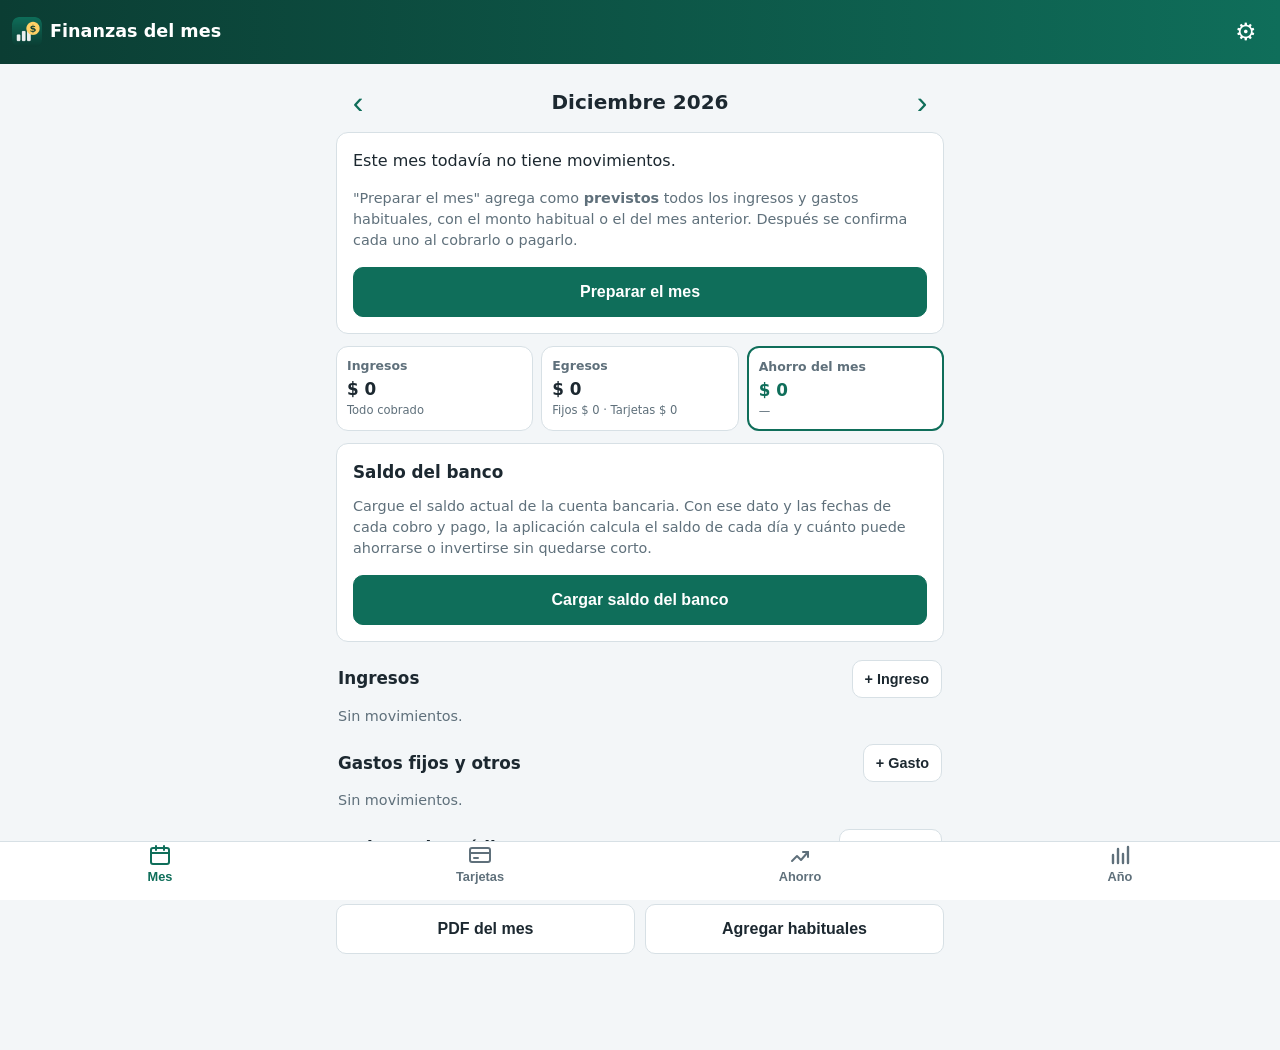
<file: finanzas/index.html>
<!doctype html>
<html lang="es">
<head>
  <meta charset="utf-8">
  <meta name="viewport" content="width=device-width, initial-scale=1, viewport-fit=cover">
  <meta name="theme-color" content="#0b3d33">
  <meta name="apple-mobile-web-app-capable" content="yes">
  <meta name="apple-mobile-web-app-title" content="Finanzas">
  <title>Finanzas familiares</title>
  <link rel="manifest" href="manifest.webmanifest">
  <link rel="icon" href="icons/icon-192.png" type="image/png">
  <link rel="apple-touch-icon" href="icons/apple-touch-icon.png">
  <link rel="stylesheet" href="styles.css">
</head>
<body>
  <header class="topbar">
    <button id="btn-back" class="icon-btn" aria-label="Volver" hidden>&larr;</button>
    <img src="icons/icon-192.png" alt="" class="topbar-logo">
    <h1 id="title">Finanzas</h1>
    <button id="btn-sync" class="icon-btn" aria-label="Sincronizar con Google Drive" hidden>&#9729;</button>
    <button id="btn-settings" class="icon-btn" aria-label="Ajustes">&#9881;</button>
  </header>

  <main id="view"></main>

  <nav id="bottom-nav" aria-label="Secciones">
    <button data-sec="mes">
      <svg viewBox="0 0 24 24" aria-hidden="true"><rect x="3" y="5" width="18" height="16" rx="2" fill="none" stroke="currentColor" stroke-width="2"/><path d="M3 10h18M8 3v4M16 3v4" fill="none" stroke="currentColor" stroke-width="2" stroke-linecap="round"/></svg>
      Mes
    </button>
    <button data-sec="tarjetas">
      <svg viewBox="0 0 24 24" aria-hidden="true"><rect x="2" y="5" width="20" height="14" rx="2" fill="none" stroke="currentColor" stroke-width="2"/><path d="M2 10h20M6 15h4" fill="none" stroke="currentColor" stroke-width="2" stroke-linecap="round"/></svg>
      Tarjetas
    </button>
    <button data-sec="ahorro">
      <svg viewBox="0 0 24 24" aria-hidden="true"><path d="M4 18l5-5 4 4 7-8" fill="none" stroke="currentColor" stroke-width="2" stroke-linecap="round" stroke-linejoin="round"/><path d="M15 9h5v5" fill="none" stroke="currentColor" stroke-width="2" stroke-linecap="round" stroke-linejoin="round"/></svg>
      Ahorro
    </button>
    <button data-sec="anio">
      <svg viewBox="0 0 24 24" aria-hidden="true"><path d="M5 20V12M10 20V6M15 20v-9M20 20V4" fill="none" stroke="currentColor" stroke-width="2.4" stroke-linecap="round"/></svg>
      Año
    </button>
  </nav>

  <div id="toast" role="status" aria-live="polite"></div>

  <script src="lib/jspdf.umd.min.js"></script>
  <script src="lib/jspdf.plugin.autotable.min.js"></script>
  <script src="lib/pdf.min.js"></script>
  <script src="version.js"></script>
  <script src="config.js"></script>
  <script src="datos.js"></script>
  <script src="drive.js"></script>
  <script src="app.js"></script>
  <script src="tarjetas.js"></script>
  <script src="ahorro.js"></script>
  <script src="ajustes.js"></script>
  <script src="main.js"></script>
</body>
</html>
</file>
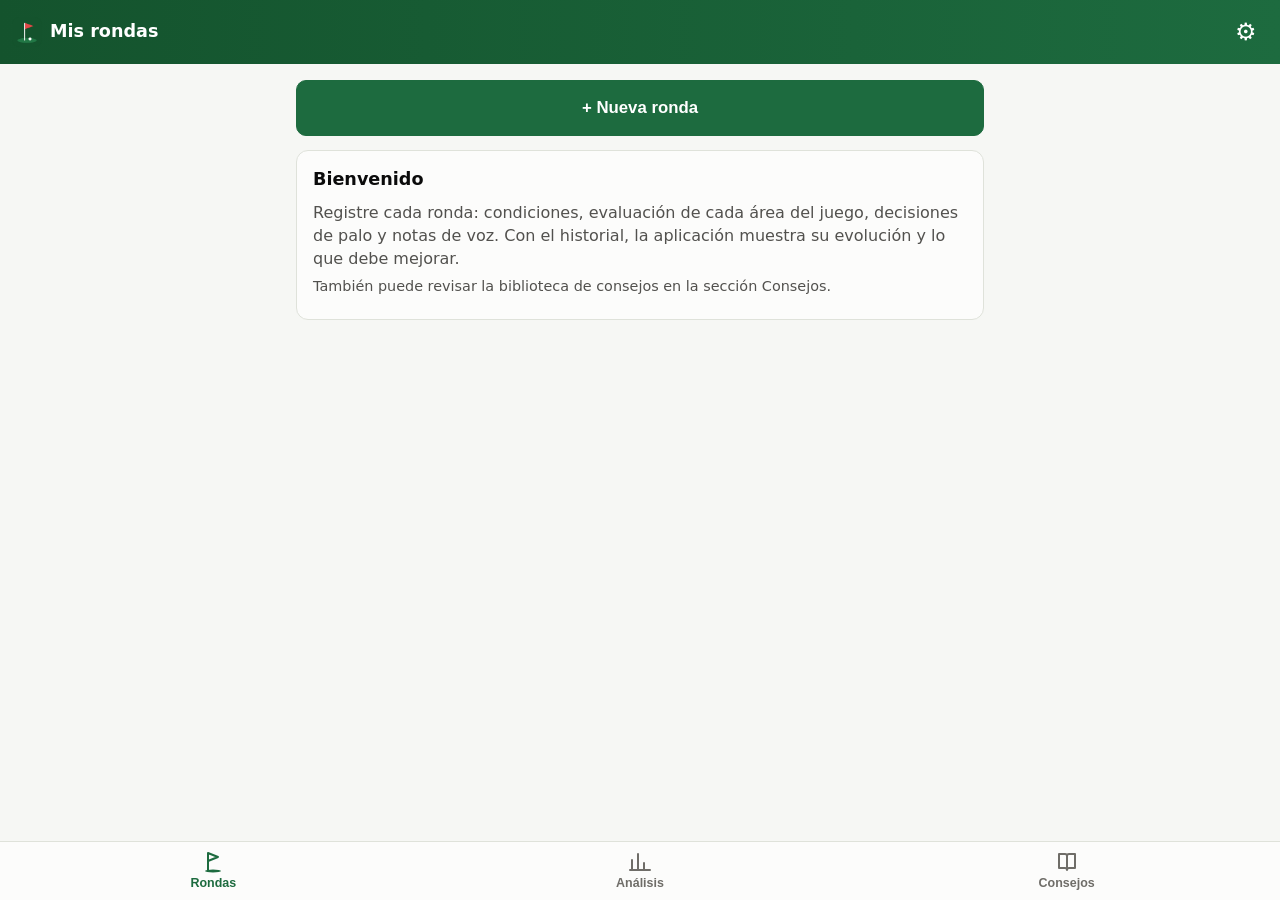
<file: golf/index.html>
<!doctype html>
<html lang="es">
<head>
  <meta charset="utf-8">
  <meta name="viewport" content="width=device-width, initial-scale=1, viewport-fit=cover">
  <meta name="theme-color" content="#14532d">
  <meta name="apple-mobile-web-app-capable" content="yes">
  <meta name="apple-mobile-web-app-title" content="Mi Golf">
  <title>Mi Golf</title>
  <link rel="manifest" href="manifest.webmanifest">
  <link rel="icon" href="icons/icon-192.png" type="image/png">
  <link rel="apple-touch-icon" href="icons/apple-touch-icon.png">
  <link rel="stylesheet" href="styles.css">
</head>
<body>
  <header class="topbar">
    <button id="btn-back" class="icon-btn" aria-label="Volver" hidden>&larr;</button>
    <img src="icons/icon-192.png" alt="" class="topbar-logo">
    <h1 id="title">Mi Golf</h1>
    <button id="btn-sync" class="icon-btn" aria-label="Sincronizar con Google Drive" hidden>&#9729;</button>
    <button id="btn-settings" class="icon-btn" aria-label="Ajustes">&#9881;</button>
  </header>

  <main id="view"></main>

  <nav id="bottom-nav" aria-label="Secciones">
    <button data-sec="rondas">
      <svg viewBox="0 0 24 24" aria-hidden="true"><path d="M7 21V3l10 4-10 4" fill="none" stroke="currentColor" stroke-width="2" stroke-linejoin="round"/><ellipse cx="12" cy="21" rx="8" ry="1.5" fill="currentColor"/></svg>
      Rondas
    </button>
    <button data-sec="analisis">
      <svg viewBox="0 0 24 24" aria-hidden="true"><path d="M4 20V10M10 20V4M16 20v-7M22 20H2" fill="none" stroke="currentColor" stroke-width="2" stroke-linecap="round"/></svg>
      Análisis
    </button>
    <button data-sec="consejos">
      <svg viewBox="0 0 24 24" aria-hidden="true"><path d="M4 4h6a2 2 0 0 1 2 2v14a2 2 0 0 0-2-2H4zM20 4h-6a2 2 0 0 0-2 2v14a2 2 0 0 1 2-2h6z" fill="none" stroke="currentColor" stroke-width="2" stroke-linejoin="round"/></svg>
      Consejos
    </button>
  </nav>

  <div id="toast" role="status" aria-live="polite"></div>

  <script src="version.js"></script>
  <script src="config.js"></script>
  <script src="consejos-base.js"></script>
  <script src="puntaje.js"></script>
  <script src="drive.js"></script>
  <script src="datos.js"></script>
  <script src="graficos.js"></script>
  <script src="audio.js"></script>
  <script src="ia.js"></script>
  <script src="app.js"></script>
  <script src="analisis.js"></script>
  <script src="consejos.js"></script>
  <script src="ajustes.js"></script>
  <script src="main.js"></script>
</body>
</html>
</file>
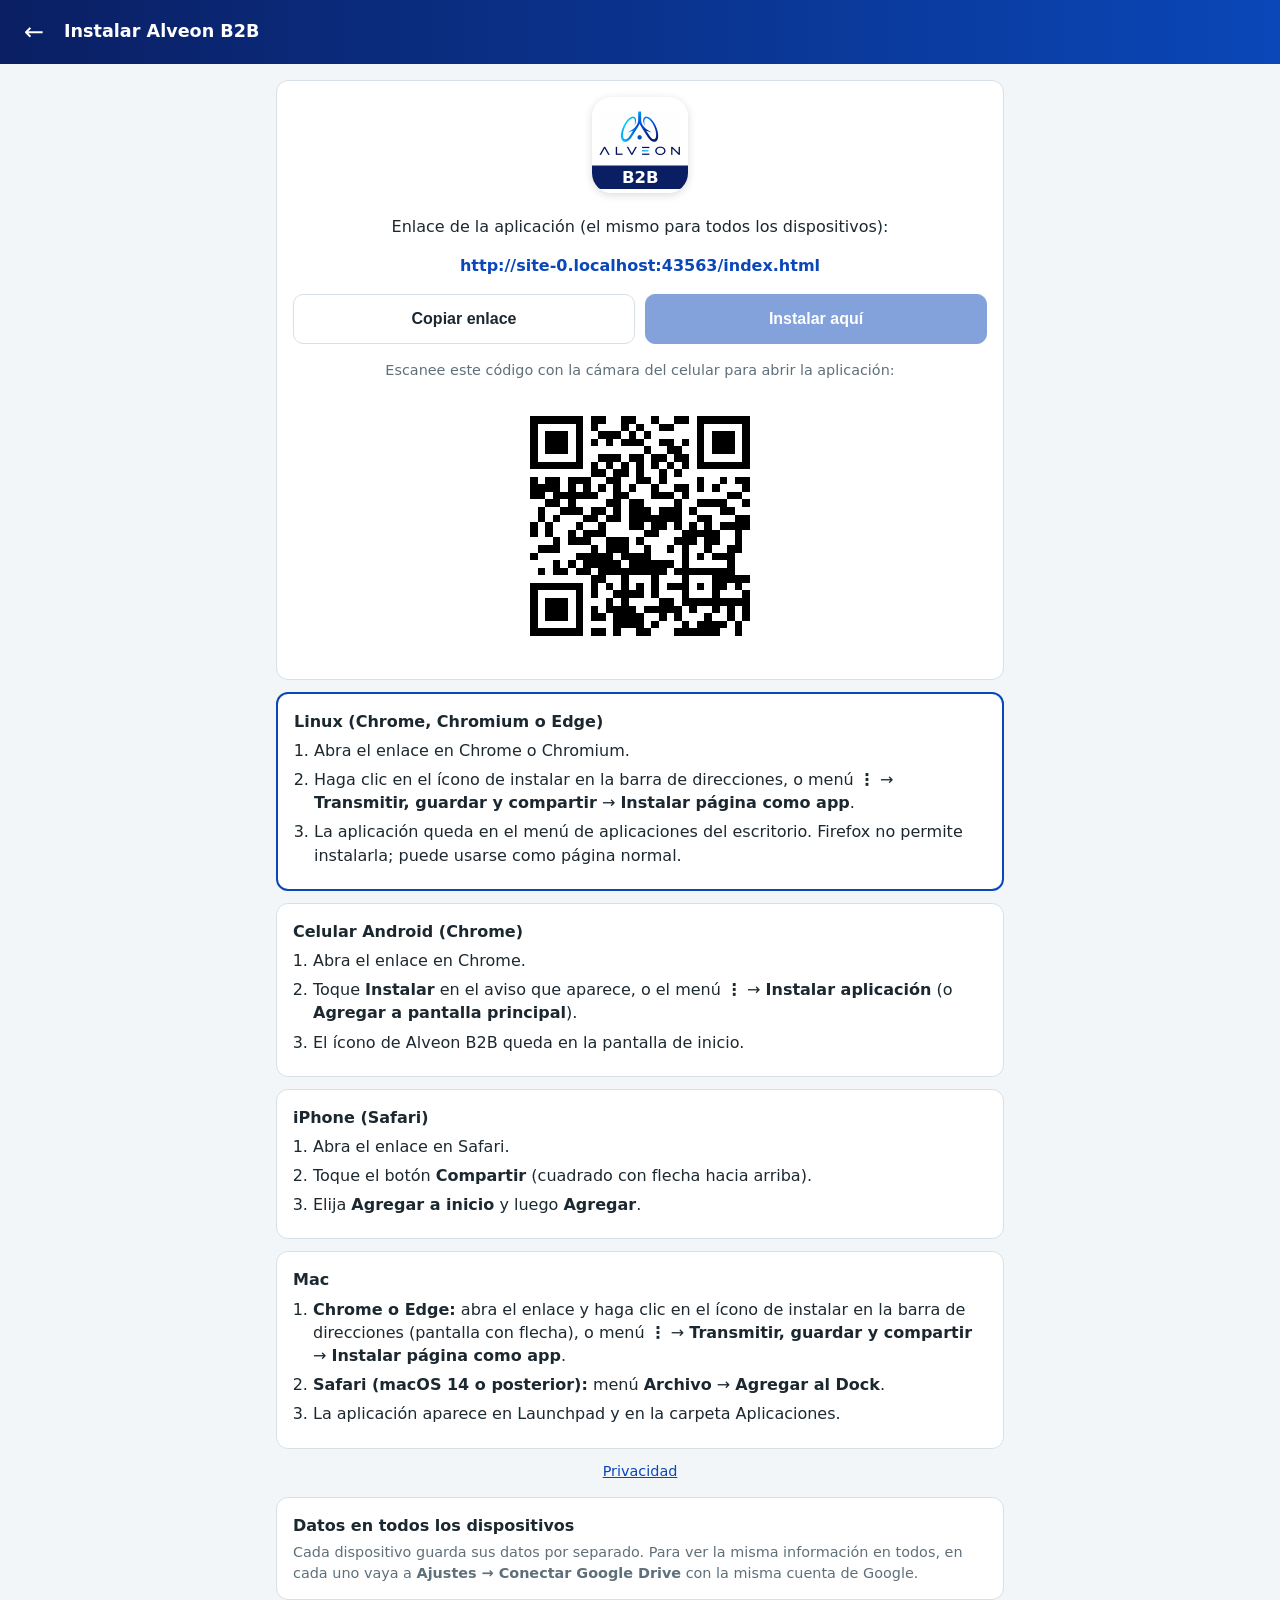
<file: instalar.html>
<!doctype html>
<html lang="es">
<head>
  <meta charset="utf-8">
  <meta name="viewport" content="width=device-width, initial-scale=1, viewport-fit=cover">
  <meta name="theme-color" content="#0a1f63">
  <title>Instalar Alveon B2B</title>
  <link rel="manifest" href="manifest.webmanifest">
  <link rel="icon" href="icons/icon-192.png" type="image/png">
  <link rel="apple-touch-icon" href="icons/apple-touch-icon.png">
  <link rel="stylesheet" href="styles.css">
  <style>
    .hero { text-align: center; }
    .hero img.logo { width: 96px; height: 96px; border-radius: 20px; box-shadow: 0 2px 8px rgba(0,0,0,.15); }
    #qr { display: inline-block; background: #fff; padding: 12px; border-radius: 12px; margin: 8px 0; }
    #qr img { display: block; width: 220px; height: 220px; image-rendering: pixelated; }
    .link { word-break: break-all; font-weight: 600; color: var(--brand); }
    ol { padding-left: 20px; margin: 6px 0 0; }
    li { margin-bottom: 6px; }
    h3 { margin: 0 0 4px; font-size: 1rem; }
    .actual { border-color: var(--brand); border-width: 2px; }
  </style>
</head>
<body>
  <header class="topbar">
    <a class="icon-btn" href="index.html" aria-label="Volver a la aplicación" style="display:flex;align-items:center;justify-content:center;text-decoration:none">&larr;</a>
    <h1>Instalar Alveon B2B</h1>
  </header>
  <main>
    <div class="card hero">
      <img class="logo" src="icons/icon-192.png" alt="Logo de Alveon B2B">
      <p>Enlace de la aplicación (el mismo para todos los dispositivos):</p>
      <p class="link" id="url"></p>
      <div class="actions">
        <button class="btn" id="copiar">Copiar enlace</button>
        <button class="btn primary" id="instalar" disabled>Instalar aquí</button>
      </div>
      <p class="hint">Escanee este código con la cámara del celular para abrir la aplicación:</p>
      <div id="qr"></div>
    </div>

    <div class="card" data-so="android">
      <h3>Celular Android (Chrome)</h3>
      <ol>
        <li>Abra el enlace en Chrome.</li>
        <li>Toque <b>Instalar</b> en el aviso que aparece, o el menú <b>⋮</b> → <b>Instalar aplicación</b> (o <b>Agregar a pantalla principal</b>).</li>
        <li>El ícono de Alveon B2B queda en la pantalla de inicio.</li>
      </ol>
    </div>
    <div class="card" data-so="ios">
      <h3>iPhone (Safari)</h3>
      <ol>
        <li>Abra el enlace en Safari.</li>
        <li>Toque el botón <b>Compartir</b> (cuadrado con flecha hacia arriba).</li>
        <li>Elija <b>Agregar a inicio</b> y luego <b>Agregar</b>.</li>
      </ol>
    </div>
    <div class="card" data-so="mac">
      <h3>Mac</h3>
      <ol>
        <li><b>Chrome o Edge:</b> abra el enlace y haga clic en el ícono de instalar en la barra de direcciones (pantalla con flecha), o menú <b>⋮</b> → <b>Transmitir, guardar y compartir</b> → <b>Instalar página como app</b>.</li>
        <li><b>Safari (macOS 14 o posterior):</b> menú <b>Archivo</b> → <b>Agregar al Dock</b>.</li>
        <li>La aplicación aparece en Launchpad y en la carpeta Aplicaciones.</li>
      </ol>
    </div>
    <div class="card" data-so="linux">
      <h3>Linux (Chrome, Chromium o Edge)</h3>
      <ol>
        <li>Abra el enlace en Chrome o Chromium.</li>
        <li>Haga clic en el ícono de instalar en la barra de direcciones, o menú <b>⋮</b> → <b>Transmitir, guardar y compartir</b> → <b>Instalar página como app</b>.</li>
        <li>La aplicación queda en el menú de aplicaciones del escritorio. Firefox no permite instalarla; puede usarse como página normal.</li>
      </ol>
    </div>
    <p class="hint" style="text-align:center"><a href="privacidad.html">Privacidad</a></p>
    <div class="card">
      <h3>Datos en todos los dispositivos</h3>
      <p class="hint" style="margin:0">Cada dispositivo guarda sus datos por separado. Para ver la misma información en todos, en cada uno vaya a <b>Ajustes → Conectar Google Drive</b> con la misma cuenta de Google.</p>
    </div>
  </main>
  <div id="toast" role="status" aria-live="polite"></div>

  <script src="lib/qrcode.js"></script>
  <script>
    'use strict';
    const url = new URL('index.html', location.href).href;
    document.getElementById('url').textContent = url;
    try {
      const qr = qrcode(0, 'M'); qr.addData(url); qr.make();
      document.getElementById('qr').innerHTML = qr.createImgTag(6, 0, 'Código QR del enlace');
    } catch (_) { document.getElementById('qr').hidden = true; }

    const toast = m => { const t = document.getElementById('toast'); t.textContent = m; t.classList.add('show'); setTimeout(() => t.classList.remove('show'), 2500); };
    document.getElementById('copiar').onclick = async () => {
      try { await navigator.clipboard.writeText(url); toast('Enlace copiado.'); }
      catch (_) { toast('No se pudo copiar. Mantenga presionado el enlace para copiarlo.'); }
    };

    let ev = null; const bi = document.getElementById('instalar');
    window.addEventListener('beforeinstallprompt', e => { e.preventDefault(); ev = e; bi.disabled = false; });
    bi.onclick = async () => { if (!ev) return; ev.prompt(); await ev.userChoice; ev = null; bi.disabled = true; };
    if (matchMedia('(display-mode: standalone)').matches) { bi.textContent = 'Ya instalada'; }

    // Resalta las instrucciones del dispositivo actual y las muestra primero.
    const ua = navigator.userAgent;
    const so = /Android/i.test(ua) ? 'android' : /iPhone|iPad/i.test(ua) ? 'ios' : /Mac/i.test(ua) ? 'mac' : /Linux/i.test(ua) ? 'linux' : '';
    const c = so && document.querySelector(`[data-so="${so}"]`);
    if (c) { c.classList.add('actual'); c.parentNode.insertBefore(c, document.querySelector('[data-so]')); }

    if ('serviceWorker' in navigator) navigator.serviceWorker.register('sw.js').catch(() => {});
  </script>
</body>
</html>
</file>
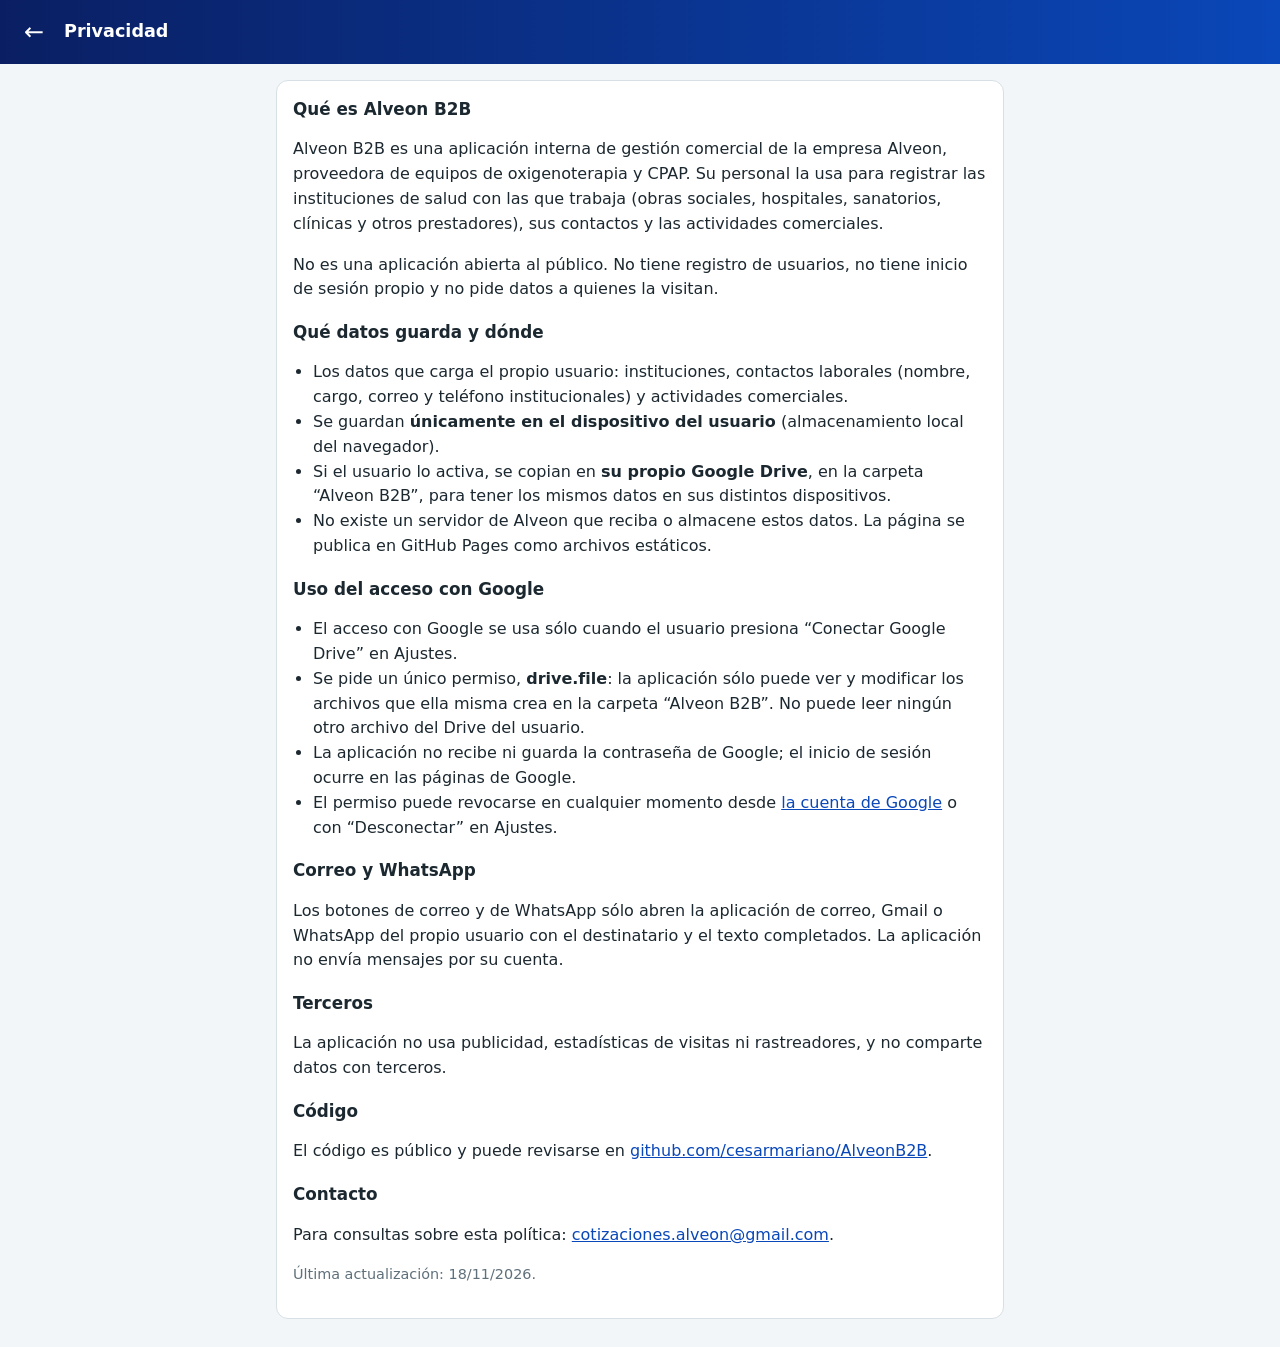
<file: privacidad.html>
<!doctype html>
<html lang="es">
<head>
  <meta charset="utf-8">
  <meta name="viewport" content="width=device-width, initial-scale=1, viewport-fit=cover">
  <meta name="theme-color" content="#0a1f63">
  <meta name="description" content="Política de privacidad de Alveon B2B, aplicación interna de gestión comercial de Alveon.">
  <title>Privacidad – Alveon B2B</title>
  <link rel="icon" href="icons/icon-192.png" type="image/png">
  <link rel="stylesheet" href="styles.css">
  <style>
    h2 { margin-top: 18px; }
    p, li { line-height: 1.55; }
    ul { padding-left: 20px; }
  </style>
</head>
<body>
  <header class="topbar">
    <a class="icon-btn" href="index.html" aria-label="Volver a la aplicación" style="display:flex;align-items:center;justify-content:center;text-decoration:none">&larr;</a>
    <h1>Privacidad</h1>
  </header>
  <main>
    <div class="card">
      <h2 style="margin-top:0">Qué es Alveon B2B</h2>
      <p>Alveon B2B es una aplicación interna de gestión comercial de la empresa Alveon, proveedora de equipos de oxigenoterapia y CPAP. Su personal la usa para registrar las instituciones de salud con las que trabaja (obras sociales, hospitales, sanatorios, clínicas y otros prestadores), sus contactos y las actividades comerciales.</p>
      <p>No es una aplicación abierta al público. No tiene registro de usuarios, no tiene inicio de sesión propio y no pide datos a quienes la visitan.</p>

      <h2>Qué datos guarda y dónde</h2>
      <ul>
        <li>Los datos que carga el propio usuario: instituciones, contactos laborales (nombre, cargo, correo y teléfono institucionales) y actividades comerciales.</li>
        <li>Se guardan <b>únicamente en el dispositivo del usuario</b> (almacenamiento local del navegador).</li>
        <li>Si el usuario lo activa, se copian en <b>su propio Google Drive</b>, en la carpeta “Alveon B2B”, para tener los mismos datos en sus distintos dispositivos.</li>
        <li>No existe un servidor de Alveon que reciba o almacene estos datos. La página se publica en GitHub Pages como archivos estáticos.</li>
      </ul>

      <h2>Uso del acceso con Google</h2>
      <ul>
        <li>El acceso con Google se usa sólo cuando el usuario presiona “Conectar Google Drive” en Ajustes.</li>
        <li>Se pide un único permiso, <b>drive.file</b>: la aplicación sólo puede ver y modificar los archivos que ella misma crea en la carpeta “Alveon B2B”. No puede leer ningún otro archivo del Drive del usuario.</li>
        <li>La aplicación no recibe ni guarda la contraseña de Google; el inicio de sesión ocurre en las páginas de Google.</li>
        <li>El permiso puede revocarse en cualquier momento desde <a href="https://myaccount.google.com/permissions" rel="noopener">la cuenta de Google</a> o con “Desconectar” en Ajustes.</li>
      </ul>

      <h2>Correo y WhatsApp</h2>
      <p>Los botones de correo y de WhatsApp sólo abren la aplicación de correo, Gmail o WhatsApp del propio usuario con el destinatario y el texto completados. La aplicación no envía mensajes por su cuenta.</p>

      <h2>Terceros</h2>
      <p>La aplicación no usa publicidad, estadísticas de visitas ni rastreadores, y no comparte datos con terceros.</p>

      <h2>Código</h2>
      <p>El código es público y puede revisarse en <a href="https://github.com/cesarmariano/AlveonB2B" rel="noopener">github.com/cesarmariano/AlveonB2B</a>.</p>

      <h2>Contacto</h2>
      <p>Para consultas sobre esta política: <a href="mailto:cotizaciones.alveon@gmail.com">cotizaciones.alveon@gmail.com</a>.</p>
      <p class="hint">Última actualización: 18/11/2026.</p>
    </div>
  </main>
</body>
</html>
</file>
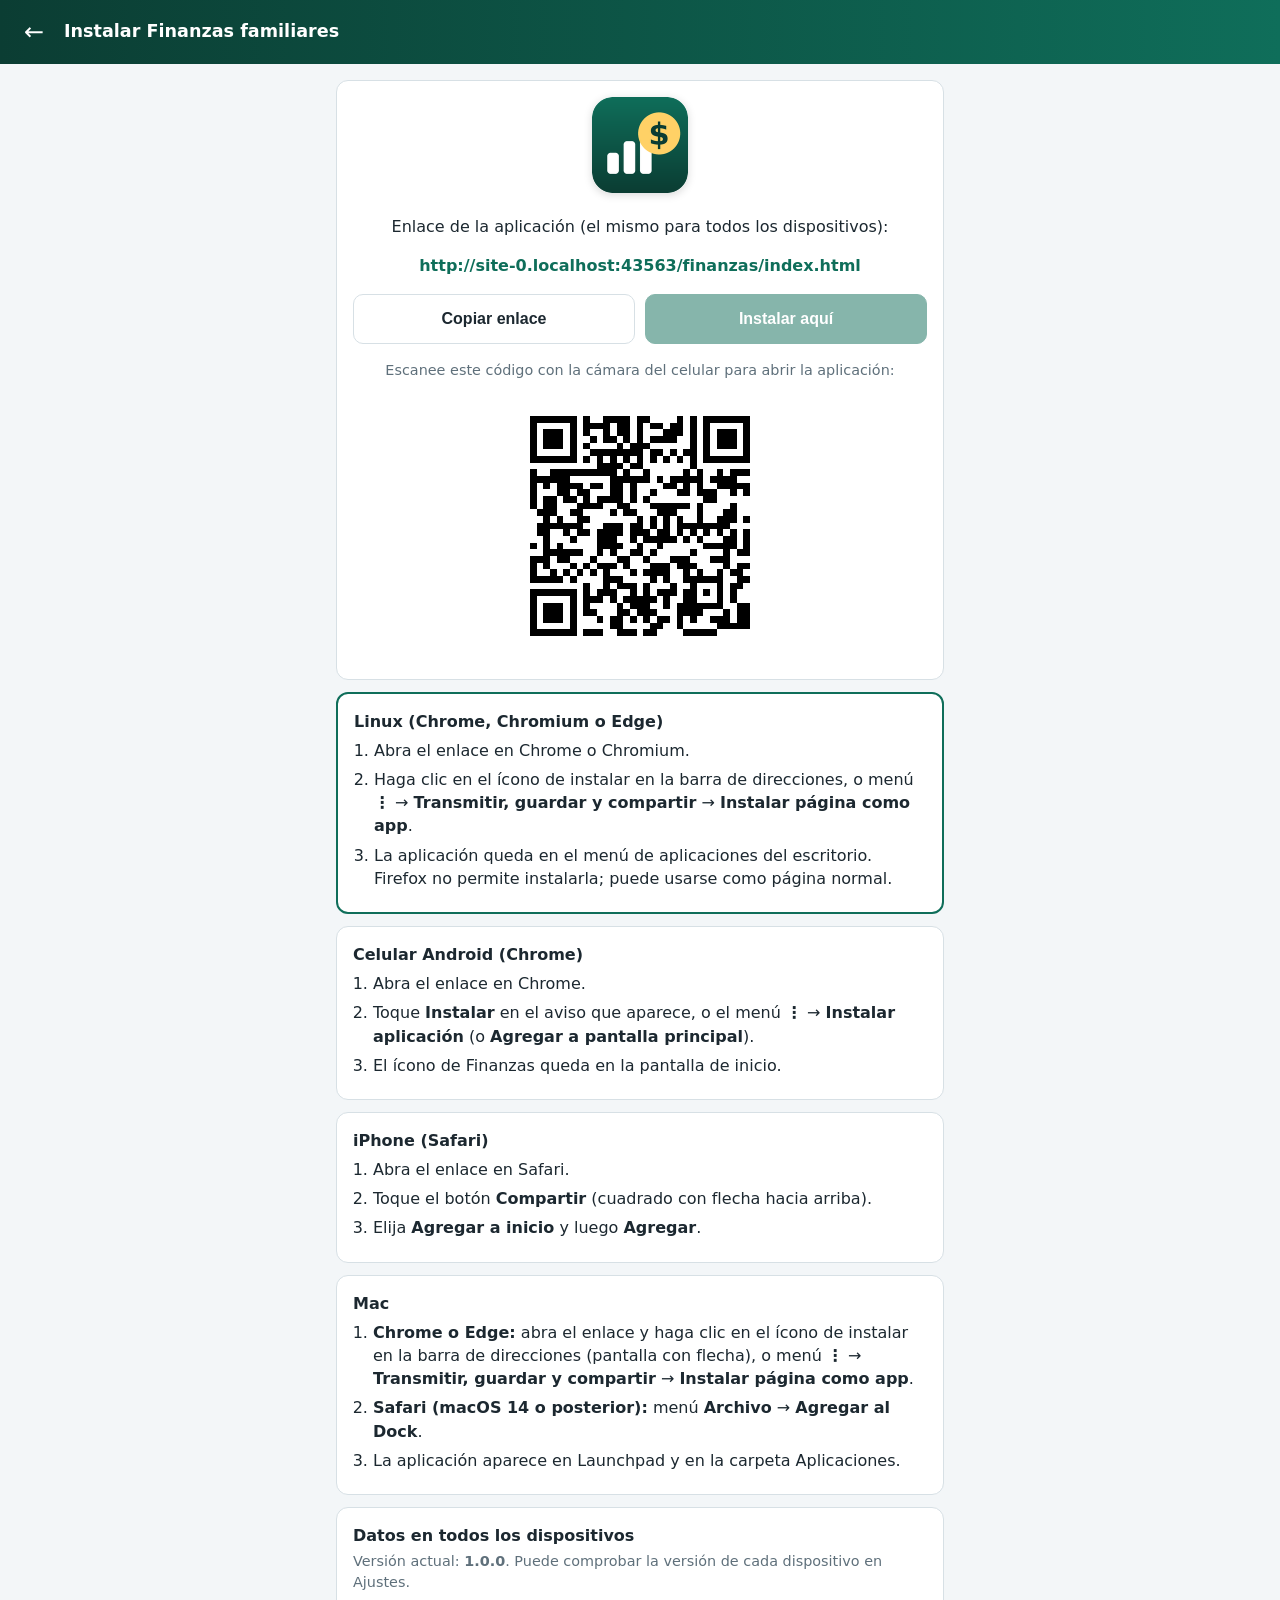
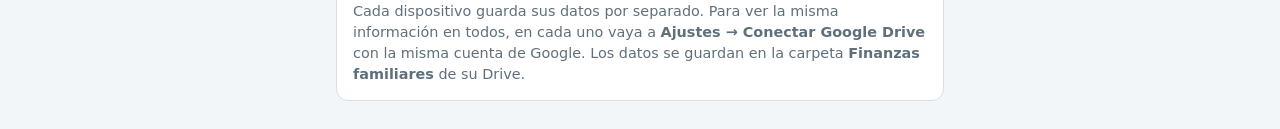
<file: finanzas/instalar.html>
<!doctype html>
<html lang="es">
<head>
  <meta charset="utf-8">
  <meta name="viewport" content="width=device-width, initial-scale=1, viewport-fit=cover">
  <meta name="theme-color" content="#0b3d33">
  <title>Instalar Finanzas</title>
  <link rel="manifest" href="manifest.webmanifest">
  <link rel="icon" href="icons/icon-192.png" type="image/png">
  <link rel="apple-touch-icon" href="icons/apple-touch-icon.png">
  <link rel="stylesheet" href="styles.css">
  <style>
    .hero { text-align: center; }
    .hero img.logo { width: 96px; height: 96px; border-radius: 20px; box-shadow: 0 2px 8px rgba(0,0,0,.15); }
    #qr { display: inline-block; background: #fff; padding: 12px; border-radius: 12px; margin: 8px 0; }
    #qr img { display: block; width: 220px; height: 220px; image-rendering: pixelated; }
    .link { word-break: break-all; font-weight: 600; color: var(--brand); }
    ol { padding-left: 20px; margin: 6px 0 0; }
    li { margin-bottom: 6px; }
    h3 { margin: 0 0 4px; font-size: 1rem; }
    .actual { border-color: var(--brand); border-width: 2px; }
  </style>
</head>
<body>
  <header class="topbar">
    <a class="icon-btn" href="index.html" aria-label="Volver a la aplicación" style="display:flex;align-items:center;justify-content:center;text-decoration:none">&larr;</a>
    <h1>Instalar Finanzas familiares</h1>
  </header>
  <main>
    <div class="card hero">
      <img class="logo" src="icons/icon-192.png" alt="Ícono de Finanzas familiares">
      <p>Enlace de la aplicación (el mismo para todos los dispositivos):</p>
      <p class="link" id="url"></p>
      <div class="actions">
        <button class="btn" id="copiar">Copiar enlace</button>
        <button class="btn primary" id="instalar" disabled>Instalar aquí</button>
      </div>
      <p class="hint">Escanee este código con la cámara del celular para abrir la aplicación:</p>
      <div id="qr"></div>
    </div>

    <div class="card" data-so="android">
      <h3>Celular Android (Chrome)</h3>
      <ol>
        <li>Abra el enlace en Chrome.</li>
        <li>Toque <b>Instalar</b> en el aviso que aparece, o el menú <b>⋮</b> → <b>Instalar aplicación</b> (o <b>Agregar a pantalla principal</b>).</li>
        <li>El ícono de Finanzas queda en la pantalla de inicio.</li>
      </ol>
    </div>
    <div class="card" data-so="ios">
      <h3>iPhone (Safari)</h3>
      <ol>
        <li>Abra el enlace en Safari.</li>
        <li>Toque el botón <b>Compartir</b> (cuadrado con flecha hacia arriba).</li>
        <li>Elija <b>Agregar a inicio</b> y luego <b>Agregar</b>.</li>
      </ol>
    </div>
    <div class="card" data-so="mac">
      <h3>Mac</h3>
      <ol>
        <li><b>Chrome o Edge:</b> abra el enlace y haga clic en el ícono de instalar en la barra de direcciones (pantalla con flecha), o menú <b>⋮</b> → <b>Transmitir, guardar y compartir</b> → <b>Instalar página como app</b>.</li>
        <li><b>Safari (macOS 14 o posterior):</b> menú <b>Archivo</b> → <b>Agregar al Dock</b>.</li>
        <li>La aplicación aparece en Launchpad y en la carpeta Aplicaciones.</li>
      </ol>
    </div>
    <div class="card" data-so="linux">
      <h3>Linux (Chrome, Chromium o Edge)</h3>
      <ol>
        <li>Abra el enlace en Chrome o Chromium.</li>
        <li>Haga clic en el ícono de instalar en la barra de direcciones, o menú <b>⋮</b> → <b>Transmitir, guardar y compartir</b> → <b>Instalar página como app</b>.</li>
        <li>La aplicación queda en el menú de aplicaciones del escritorio. Firefox no permite instalarla; puede usarse como página normal.</li>
      </ol>
    </div>
    <div class="card">
      <h3>Datos en todos los dispositivos</h3>
      <p class="hint" style="margin:0 0 8px">Versión actual: <b id="ver"></b>. Puede comprobar la versión de cada dispositivo en Ajustes.</p>
      <p class="hint" style="margin:0">Cada dispositivo guarda sus datos por separado. Para ver la misma información en todos, en cada uno vaya a <b>Ajustes → Conectar Google Drive</b> con la misma cuenta de Google. Los datos se guardan en la carpeta <b>Finanzas familiares</b> de su Drive.</p>
    </div>
  </main>
  <div id="toast" role="status" aria-live="polite"></div>

  <script src="version.js"></script>
  <script src="lib/qrcode.js"></script>
  <script>
    'use strict';
    const url = new URL('index.html', location.href).href;
    document.getElementById('url').textContent = url;
    document.getElementById('ver').textContent = self.FIN_VERSION || '';
    try {
      const qr = qrcode(0, 'M'); qr.addData(url); qr.make();
      document.getElementById('qr').innerHTML = qr.createImgTag(6, 0, 'Código QR del enlace');
    } catch (_) { document.getElementById('qr').hidden = true; }

    const toast = m => { const t = document.getElementById('toast'); t.textContent = m; t.classList.add('show'); setTimeout(() => t.classList.remove('show'), 2000); };
    document.getElementById('copiar').onclick = async () => {
      try { await navigator.clipboard.writeText(url); toast('Enlace copiado.'); }
      catch (_) { toast('No se pudo copiar. Mantenga presionado el enlace para copiarlo.'); }
    };

    let ev = null; const bi = document.getElementById('instalar');
    window.addEventListener('beforeinstallprompt', e => { e.preventDefault(); ev = e; bi.disabled = false; });
    bi.onclick = async () => { if (!ev) return; ev.prompt(); await ev.userChoice; ev = null; bi.disabled = true; };
    if (matchMedia('(display-mode: standalone)').matches) { bi.textContent = 'Ya instalada'; }

    // Resalta las instrucciones del dispositivo actual y las muestra primero.
    const ua = navigator.userAgent;
    const so = /Android/i.test(ua) ? 'android' : /iPhone|iPad/i.test(ua) ? 'ios' : /Mac/i.test(ua) ? 'mac' : /Linux/i.test(ua) ? 'linux' : '';
    const c = so && document.querySelector(`[data-so="${so}"]`);
    if (c) { c.classList.add('actual'); c.parentNode.insertBefore(c, document.querySelector('[data-so]')); }

    if ('serviceWorker' in navigator) navigator.serviceWorker.register('sw.js').catch(() => {});
  </script>
</body>
</html>
</file>
<file: finanzas/styles.css>
:root {
  --brand: #0f6e5a;
  --brand-dark: #0b3d33;
  --pos: #1f63c8;
  --neg: #c8382e;
  --bg: #f3f6f8;
  --card: #ffffff;
  --text: #1c2830;
  --muted: #5f707b;
  --border: #d7e0e5;
  --danger: #b3261e;
  --ok: #1e7d4f;
  --warn: #a15c00;
  --wa: #1fa855;
}
@media (prefers-color-scheme: dark) {
  :root {
    --bg: #11181c;
    --card: #1b252b;
    --text: #e6edf1;
    --muted: #9aabb5;
    --border: #2d3a42;
    --brand: #3fb596;
    --pos: #4f8fe6;
    --neg: #e2574c;
  }
}
* { box-sizing: border-box; }
html, body { margin: 0; }
body {
  font-family: system-ui, -apple-system, "Segoe UI", Roboto, sans-serif;
  background: var(--bg);
  color: var(--text);
  font-size: 16px;
  line-height: 1.45;
  padding-bottom: env(safe-area-inset-bottom);
}
.topbar {
  background: linear-gradient(90deg, #0b3d33, #0f6e5a) !important;
  position: sticky; top: 0; z-index: 5;
  display: flex; align-items: center; gap: 8px;
  background: var(--brand); color: #fff;
  padding: calc(10px + env(safe-area-inset-top)) 12px 10px;
}
.topbar h1 { flex: 1; font-size: 1.1rem; margin: 0; font-weight: 600; }
.icon-btn {
  background: transparent; border: 0; color: inherit;
  font-size: 1.5rem; width: 44px; height: 44px; border-radius: 8px; cursor: pointer;
}
.icon-btn:active { background: rgba(255,255,255,.15); }
main { max-width: 640px; margin: 0 auto; padding: 16px; }

.card {
  background: var(--card); border: 1px solid var(--border);
  border-radius: 12px; padding: 16px; margin-bottom: 12px;
}
.actions { display: grid; grid-template-columns: 1fr 1fr; gap: 10px; margin-bottom: 16px; }
.btn {
  display: inline-flex; align-items: center; justify-content: center; gap: 6px;
  min-height: 50px; padding: 0 16px; border-radius: 10px;
  border: 1px solid var(--border); background: var(--card); color: var(--text);
  font-size: 1rem; font-weight: 600; cursor: pointer; text-decoration: none; width: 100%;
}
.btn.primary { background: var(--brand); border-color: var(--brand); color: #fff; }
.btn.primary:active { background: var(--brand-dark); }
.btn.wa { background: var(--wa); border-color: var(--wa); color: #fff; }
.btn.danger { color: var(--danger); border-color: var(--danger); background: transparent; }
.btn[disabled] { opacity: .5; }

.search {
  width: 100%; min-height: 48px; padding: 0 14px; font-size: 1rem;
  border: 1px solid var(--border); border-radius: 10px; background: var(--card); color: var(--text);
  margin-bottom: 12px;
}
.doc-item {
  display: flex; align-items: center; gap: 12px; width: 100%; text-align: left;
  background: var(--card); border: 1px solid var(--border); border-radius: 12px;
  padding: 14px; margin-bottom: 10px; color: var(--text); font-size: 1rem; cursor: pointer;
}
.doc-item .info { flex: 1; min-width: 0; }
.doc-item .name { font-weight: 600; }
.doc-item .sub { color: var(--muted); font-size: .9rem; overflow: hidden; text-overflow: ellipsis; white-space: nowrap; }
.pill {
  font-size: .8rem; font-weight: 600; padding: 4px 8px; border-radius: 999px; white-space: nowrap;
  background: rgba(30,125,79,.12); color: var(--ok);
}
.pill.warn { background: rgba(161,92,0,.12); color: var(--warn); }
.pill.late { background: rgba(179,38,30,.12); color: var(--danger); }
.count { text-align: center; min-width: 48px; }
.count b { display: block; font-size: 1.3rem; color: var(--brand); }
.count small { color: var(--muted); font-size: .7rem; }
.empty { text-align: center; color: var(--muted); padding: 32px 8px; }
.summary { display: flex; justify-content: space-between; color: var(--muted); font-size: .9rem; margin: 4px 2px 12px; }

/* Asistente paso a paso */
.progress { height: 6px; background: var(--border); border-radius: 3px; overflow: hidden; margin-bottom: 20px; }
.progress span { display: block; height: 100%; background: var(--brand); transition: width .2s; }
.step-count { color: var(--muted); font-size: .85rem; margin-bottom: 6px; }
.question { font-size: 1.3rem; font-weight: 600; margin: 0 0 6px; }
.hint { color: var(--muted); font-size: .9rem; margin: 0 0 16px; }
.field {
  width: 100%; min-height: 54px; padding: 12px 14px; font-size: 1.1rem;
  border: 2px solid var(--border); border-radius: 10px; background: var(--card); color: var(--text);
  font-family: inherit;
}
.field:focus { outline: none; border-color: var(--brand); }
textarea.field { min-height: 110px; resize: vertical; }
.stepper { display: flex; align-items: center; gap: 12px; }
.stepper button { width: 64px; height: 64px; font-size: 1.8rem; border-radius: 12px; flex: none; }
.stepper input { text-align: center; font-size: 1.6rem; font-weight: 700; }
.chips { display: flex; flex-wrap: wrap; gap: 8px; margin-top: 12px; }
.chip {
  border: 1px solid var(--border); background: var(--card); color: var(--text);
  border-radius: 999px; padding: 8px 14px; font-size: .95rem; cursor: pointer;
}
.wizard-nav { display: grid; grid-template-columns: 1fr 2fr; gap: 10px; margin-top: 24px; }
.error { color: var(--danger); font-size: .9rem; min-height: 1.3em; margin-top: 6px; }

.label { color: var(--muted); font-size: .8rem; text-transform: uppercase; letter-spacing: .03em; }
.value { margin: 2px 0 12px; }
.grid2 { display: grid; grid-template-columns: 1fr 1fr; gap: 10px; }
.visit { border-top: 1px solid var(--border); padding: 10px 0; }
.visit:first-child { border-top: 0; }
.visit .meta { display: flex; justify-content: space-between; font-weight: 600; }
.visit p { margin: 4px 0 0; color: var(--muted); font-size: .92rem; }
.form-row { margin-bottom: 14px; }
.form-row label { display: block; font-weight: 600; margin-bottom: 6px; }
h2 { font-size: 1.05rem; margin: 0 0 12px; }

#toast {
  position: fixed; left: 50%; bottom: calc(24px + env(safe-area-inset-bottom));
  transform: translateX(-50%) translateY(16px);
  background: #1c2830; color: #fff; padding: 12px 18px; border-radius: 10px;
  max-width: calc(100% - 32px); z-index: 20; text-align: center;
  /* Oculto por completo cuando no se muestra (no depende de la altura de la barra inferior). */
  opacity: 0; visibility: hidden; pointer-events: none;
  transition: opacity .25s, transform .25s, visibility 0s linear .25s;
}
#toast.show {
  opacity: 1; visibility: visible; transform: translateX(-50%) translateY(0);
  transition: opacity .25s, transform .25s, visibility 0s;
}

/* Agregados v2 */
.topbar-logo { width: 30px; height: 30px; border-radius: 7px; object-fit: contain; }
#btn-back:not([hidden]) + .topbar-logo { display: none; }
#btn-sync[data-estado="pendiente"] { color: #ffd166; }
#btn-sync[data-estado="inactivo"] { opacity: .6; }
#btn-sync.girando { animation: pulso 1s infinite; }
@keyframes pulso { 50% { opacity: .3; } }
.segmented { display: flex; background: var(--border); border-radius: 10px; padding: 3px; gap: 3px; margin-bottom: 12px; }
.segmented button {
  flex: 1; min-height: 40px; border: 0; border-radius: 8px; background: transparent;
  color: var(--text); font-size: .9rem; font-weight: 600; cursor: pointer;
}
.segmented button.on { background: var(--card); color: var(--brand); box-shadow: 0 1px 2px rgba(0,0,0,.12); }
.row-between { display: flex; justify-content: space-between; align-items: center; gap: 8px; }
.banner { display: flex; align-items: center; gap: 12px; }
.banner .btn { width: auto; flex: none; }
select.field { appearance: auto; }

/* Agregados v3: pacientes y navegación */
#bottom-nav {
  position: fixed; left: 0; right: 0; bottom: 0; z-index: 6;
  display: grid; grid-template-columns: repeat(4, 1fr);
  background: var(--card); border-top: 1px solid var(--border);
  padding-bottom: env(safe-area-inset-bottom);
}
#bottom-nav[hidden] { display: none; }
#bottom-nav button {
  display: flex; flex-direction: column; align-items: center; gap: 2px;
  min-height: 58px; border: 0; background: transparent; color: var(--muted);
  font-size: .8rem; font-weight: 600; cursor: pointer;
}
#bottom-nav button svg { width: 24px; height: 24px; }
#bottom-nav button.on { color: var(--brand); }
body.con-nav main { padding-bottom: calc(80px + env(safe-area-inset-bottom)); }
body.con-nav #toast { bottom: calc(84px + env(safe-area-inset-bottom)); }
.pills { display: flex; flex-wrap: wrap; gap: 6px; margin-top: 6px; }
.pill.neutral { background: rgba(95,112,123,.14); color: var(--muted); }
.chip.on { background: var(--brand); border-color: var(--brand); color: #fff; }
.choice { display: flex; flex-wrap: wrap; gap: 8px; }
.choice button {
  flex: 1 1 auto; min-height: 48px; padding: 8px 14px; border-radius: 10px;
  border: 2px solid var(--border); background: var(--card); color: var(--text);
  font-size: 1rem; font-weight: 600; cursor: pointer;
}
.choice button.on { border-color: var(--brand); background: rgba(15,110,90,.1); color: var(--brand); }
.adh-box { display: flex; flex-direction: column; gap: 2px; padding: 12px 14px; border-radius: 10px; }
.adh-box b { font-size: 1.15rem; }
.adh-box small { color: var(--muted); }
.adh-bg-ok { background: rgba(30,125,79,.12); } .adh-bg-ok b { color: var(--ok); }
.adh-bg-warn { background: rgba(161,92,0,.12); } .adh-bg-warn b { color: var(--warn); }
.adh-bg-late { background: rgba(179,38,30,.12); } .adh-bg-late b { color: var(--danger); }
.adh-bg-sd { background: rgba(95,112,123,.12); } .adh-bg-sd b { color: var(--muted); }
.count b.adh-ok { color: var(--ok); } .count b.adh-warn { color: var(--warn); }
.count b.adh-late { color: var(--danger); } .count b.adh-sd { color: var(--muted); }
.avisos { display: flex; flex-wrap: wrap; gap: 6px; padding: 12px; }
.check { display: flex; align-items: center; gap: 10px; font-weight: 600; margin: 4px 0 8px; }
.check input { width: 22px; height: 22px; }
.visit .meta span { overflow-wrap: anywhere; }
.pill.info { background: rgba(15,110,90,.12); color: var(--brand); }
.choice.multi button { flex: 1 1 calc(25% - 8px); min-width: 64px; }
.pills { min-width: 0; } .pills .pill { max-width: 100%; overflow: hidden; text-overflow: ellipsis; }
.sync-estado { margin: 0 0 12px; padding: 10px 12px; border-radius: 8px; background: rgba(15,110,90,.08); color: var(--brand); font-size: .92rem; }
.sync-estado.error { background: rgba(179,38,30,.1); color: var(--danger); }
.sync-estado.vacio { display: none; }
.modal-capa { position: fixed; inset: 0; z-index: 30; background: rgba(0,0,0,.45); display: flex; align-items: flex-end; justify-content: center; }
.modal { background: var(--card); color: var(--text); width: 100%; max-width: 640px; max-height: 88vh; overflow-y: auto;
  border-radius: 16px 16px 0 0; padding: 20px 16px calc(16px + env(safe-area-inset-bottom)); }
@media (min-width: 700px) { .modal-capa { align-items: center; } .modal { border-radius: 16px; } }
.conflicto { border-top: 1px solid var(--border); padding: 12px 0; }
.conflicto-titulo { font-weight: 700; margin-bottom: 8px; }
.opcion { display: flex; flex-direction: column; align-items: flex-start; gap: 2px; width: 100%; text-align: left;
  border: 2px solid var(--border); border-radius: 10px; background: var(--card); color: var(--text);
  padding: 10px 12px; margin-bottom: 8px; font-size: 1rem; cursor: pointer; }
.opcion small { color: var(--muted); font-size: .8rem; }
.opcion.on { border-color: var(--brand); background: rgba(15,110,90,.08); }
.opcion.on small::after { content: '  ✓ se conservará'; color: var(--brand); font-weight: 700; }
.novedades summary { cursor: pointer; font-weight: 600; color: var(--brand); min-height: 40px; display: flex; align-items: center; }
.novedades ul { margin: 6px 0 0; padding-left: 20px; color: var(--muted); font-size: .92rem; }

/* Campos de fecha y hora: en iPhone (Safari) se dibujan con estilo propio, más anchos que la pantalla
   y corridos a la derecha. Se quita ese estilo, se limitan al ancho disponible y se centra el valor. */
input[type="date"].field, input[type="time"].field, input[type="month"].field {
  -webkit-appearance: none; appearance: none;
  display: block; width: 100%; max-width: 100%; min-width: 0;
  text-align: center; font-size: 1.05rem; line-height: 1.2;
}
.field::-webkit-date-and-time-value { text-align: center; margin: 0 auto; }
.field::-webkit-datetime-edit { padding: 0; }
/* En las grillas de dos columnas, permitir que los campos se achiquen en lugar de desbordar. */
.grid2 > *, .form-row { min-width: 0; }
.grid2 { grid-template-columns: minmax(0, 1fr) minmax(0, 1fr); }

/* ---------- Finanzas familiares ---------- */
.topbar-logo { background: transparent; }
@media (prefers-color-scheme: dark) { .btn.primary { color: #08241d; } .chip.on { color: #08241d; } }
.btn.chico { width: auto; min-height: 38px; padding: 0 12px; font-size: .9rem; flex: none; }
.mes-nav { display: flex; align-items: center; justify-content: space-between; margin: 0 0 8px; }
.mes-nav h2 { margin: 0; font-size: 1.25rem; text-align: center; flex: 1; }
.mes-nav .icon-btn { color: var(--brand); font-size: 2rem; }
#mes-hoy { display: flex; margin: 0 auto 12px; }
.kpis { display: grid; grid-template-columns: repeat(3, minmax(0, 1fr)); gap: 8px; margin-bottom: 12px; }
.kpi { background: var(--card); border: 1px solid var(--border); border-radius: 12px; padding: 10px; min-width: 0; display: flex; flex-direction: column; gap: 2px; }
.kpi small { color: var(--muted); font-size: .78rem; font-weight: 600; }
.kpi b { font-size: 1.05rem; overflow-wrap: anywhere; }
.kpi span { color: var(--muted); font-size: .72rem; line-height: 1.25; }
.kpi.destacado { border-color: var(--brand); border-width: 2px; }
.kpi.destacado b { color: var(--brand); }
.kpi.destacado.neg { border-color: var(--danger); } .kpi.destacado.neg b { color: var(--danger); }
@media (max-width: 420px) { .kpis { grid-template-columns: 1fr 1fr; } .kpi.destacado { grid-column: 1 / -1; } }
.remanente { background: rgba(15,110,90,.1); border-radius: 10px; padding: 12px 14px; display: flex; flex-direction: column; gap: 2px; margin-top: 4px; }
.remanente small { font-weight: 700; color: var(--brand); }
.remanente b { font-size: 1.6rem; color: var(--brand); }
.remanente span { color: var(--muted); font-size: .85rem; }
.remanente.neg { background: rgba(179,38,30,.1); } .remanente.neg small, .remanente.neg b { color: var(--danger); }
.value.neg, .num.neg, td.neg { color: var(--danger); }
.pos { color: var(--pos); }
.seccion-titulo { display: flex; align-items: center; justify-content: space-between; gap: 8px; margin: 18px 2px 8px; }
.seccion-titulo h2 { margin: 0; }
.vacio-lista { margin: 0 2px 8px; }
.importe { display: flex; flex-direction: column; align-items: flex-end; gap: 4px; flex: none; }
.importe b { white-space: nowrap; }
.fila-simple { display: flex; justify-content: space-between; align-items: center; gap: 10px; width: 100%; background: transparent; border: 0;
  border-top: 1px solid var(--border); padding: 12px 0; color: var(--text); font-size: 1rem; text-align: left; cursor: pointer; }
.fila-simple small { color: var(--muted); text-align: right; }
.fila-simple:first-of-type { margin-top: 8px; }
.barras { display: flex; flex-direction: column; gap: 10px; }
.barra-fila { display: grid; grid-template-columns: minmax(0, 1fr) auto; gap: 2px 10px; align-items: center; }
.barra-etq { display: flex; justify-content: space-between; gap: 8px; font-size: .92rem; min-width: 0; }
.barra-etq span { overflow: hidden; text-overflow: ellipsis; white-space: nowrap; }
.barra-fila small { color: var(--muted); font-size: .8rem; grid-row: span 2; align-self: end; min-width: 48px; text-align: right; }
.barra-pista { height: 10px; background: var(--border); border-radius: 5px; overflow: hidden; }
.barra-pista span { display: block; height: 100%; background: var(--brand); border-radius: 0 5px 5px 0; }
.barra-pista.grande { height: 14px; border-radius: 7px; }
.tabla-scroll { overflow-x: auto; margin: 0 -4px; }
.tabla { width: 100%; border-collapse: collapse; font-size: .88rem; }
.tabla th, .tabla td { padding: 7px 6px; border-bottom: 1px solid var(--border); text-align: left; white-space: nowrap; }
.tabla th { color: var(--muted); font-weight: 600; font-size: .8rem; }
.tabla .num { text-align: right; font-variant-numeric: tabular-nums; }
.tabla tr.alerta td { background: rgba(179,38,30,.08); }
.tabla tr.clic { cursor: pointer; }
.cronograma summary, details.card summary { cursor: pointer; font-weight: 600; color: var(--brand); }
.cronograma .tabla { margin-top: 10px; }
.grafico { position: relative; }
.grafico svg { width: 100%; height: auto; display: block; }
.grafico .eje { fill: var(--muted); font-size: 11px; }
.grafico .cero { stroke: var(--muted); stroke-width: 1; }
.bar-pos { fill: var(--pos); background: var(--pos); }
.bar-neg { fill: var(--neg); background: var(--neg); }
.grafico .tooltip { position: absolute; top: 0; transform: translateX(-50%); background: var(--text); color: var(--card);
  padding: 6px 10px; border-radius: 8px; font-size: .8rem; max-width: 220px; text-align: center; pointer-events: none; }
.leyenda { display: flex; flex-wrap: wrap; gap: 14px; color: var(--muted); font-size: .85rem; margin-top: 8px; }
.leyenda .sw { display: inline-block; width: 10px; height: 10px; border-radius: 3px; margin-right: 6px; vertical-align: -1px; }
.sugerencia { border-left: 4px solid var(--brand); }
.sugerencia.warn { border-left-color: var(--warn); }
.sugerencia.late { border-left-color: var(--danger); }
.sugerencia.info { border-left-color: var(--muted); }
.sugerencia p { margin: 6px 0 0; color: var(--muted); font-size: .93rem; }
.agregar-linea { display: grid; grid-template-columns: minmax(0, 1fr) auto; gap: 8px; margin-top: 12px; }
.agregar-linea .btn { width: auto; }
.filtro { margin: 0 0 10px; }
.masivo { display: flex; flex-wrap: wrap; align-items: center; gap: 6px; margin: 0 0 12px; font-size: .9rem; color: var(--muted); }
.masivo .chip { padding: 6px 10px; font-size: .85rem; }
.item { background: var(--card); border: 1px solid var(--border); border-radius: 12px; padding: 10px 12px; margin-bottom: 8px; }
.item.excluido { opacity: .55; }
.item-cab { display: flex; align-items: center; gap: 10px; }
.item-cab .info { flex: 1; min-width: 0; }
.item-cab .name { font-weight: 600; overflow-wrap: anywhere; }
.item-cab .sub { color: var(--muted); font-size: .85rem; }
.item-cab b { white-space: nowrap; }
.icon-btn.mini { width: 36px; height: 36px; font-size: 1.1rem; color: var(--muted); flex: none; }
.cats { display: flex; flex-wrap: wrap; gap: 6px; margin-top: 8px; }
.cats button { border: 1px solid var(--border); background: var(--card); color: var(--text); border-radius: 999px;
  padding: 6px 10px; font-size: .82rem; font-weight: 600; cursor: pointer; min-height: 34px; }
.cats button.on { background: var(--brand); border-color: var(--brand); color: #fff; }
@media (prefers-color-scheme: dark) { .cats button.on { color: #08241d; } }
.barra-guardar { position: sticky; bottom: calc(8px + env(safe-area-inset-bottom)); display: grid; grid-template-columns: 2fr 1fr; gap: 8px; margin: 14px 0; }
.barra-guardar .btn:only-child { grid-column: 1 / -1; }
.barra-guardar .btn.danger { background: var(--card); }
.texto-pdf { white-space: pre-wrap; font-size: .75rem; max-height: 320px; overflow: auto; margin: 10px 0 0; }
input[type="month"].field::-webkit-date-and-time-value { text-align: center; }
</file>
<file: golf/styles.css>
:root {
  color-scheme: light;
  --brand: #1d6b3f;
  --brand-dark: #14532d;
  --bg: #f6f7f4;
  --surface: #fcfcfb;
  --surface-2: #eef0ea;
  --ink: #0b0b0b;
  --ink-2: #52514e;
  --muted: #6f6d68;
  --border: #dfe2da;
  --grid: #e1e0d9;
  --axis: #c3c2b7;
  --danger: #b3261e;
  --ok: #006300;
  --warn: #8a5300;
  --ia: #6250d6;
  /* Series del gráfico de puntaje (paleta validada para daltonismo) */
  --s-juego: #2a78d6;
  --s-clima: #eb6834;
  --s-campo: #1baf7a;
  /* Variantes para texto sobre el fondo (más contraste) */
  --s-juego-t: #1c5cab;
  --s-clima-t: #b4471c;
  --s-campo-t: #0f7a54;
}
@media (prefers-color-scheme: dark) {
  :root:not([data-theme="light"]) {
    color-scheme: dark;
    --brand: #2e8b57;
    --bg: #0d0d0d;
    --surface: #1a1a19;
    --surface-2: #262624;
    --ink: #f0efec;
    --ink-2: #c3c2b7;
    --muted: #a3a199;
    --border: #2f2f2c;
    --grid: #2c2c2a;
    --axis: #4a4a46;
    --danger: #f2827c;
    --ok: #0ca30c;
    --warn: #fab219;
    --ia: #9085e9;
    --s-juego: #3987e5;
    --s-clima: #d95926;
    --s-campo: #199e70;
    --s-juego-t: #86b6ef;
    --s-clima-t: #ec835a;
    --s-campo-t: #3fc996;
  }
}
:root[data-theme="dark"] {
  color-scheme: dark;
  --brand: #2e8b57; --bg: #0d0d0d; --surface: #1a1a19; --surface-2: #262624; --ink: #f0efec; --ink-2: #c3c2b7;
  --muted: #a3a199; --border: #2f2f2c; --grid: #2c2c2a; --axis: #4a4a46; --danger: #f2827c; --ok: #0ca30c; --warn: #fab219;
  --ia: #9085e9; --s-juego: #3987e5; --s-clima: #d95926; --s-campo: #199e70; --s-juego-t: #86b6ef; --s-clima-t: #ec835a; --s-campo-t: #3fc996;
}

* { box-sizing: border-box; }
html, body { margin: 0; }
body {
  font-family: system-ui, -apple-system, "Segoe UI", Roboto, sans-serif;
  background: var(--bg); color: var(--ink);
  font-size: 16px; line-height: 1.45;
  padding-bottom: calc(76px + env(safe-area-inset-bottom));
  overflow-x: hidden;
}
body.sin-nav { padding-bottom: env(safe-area-inset-bottom); }
h2 { font-size: 1.1rem; margin: 0 0 8px; }
h3 { font-size: 1rem; margin: 14px 0 6px; }
p { margin: 6px 0; }

.topbar {
  position: sticky; top: 0; z-index: 5;
  display: flex; align-items: center; gap: 8px;
  background: linear-gradient(90deg, #14532d, #1d6b3f); color: #fff;
  padding: calc(10px + env(safe-area-inset-top)) 12px 10px;
}
.topbar h1 { flex: 1; font-size: 1.1rem; margin: 0; font-weight: 600; }
.topbar-logo { width: 30px; height: 30px; border-radius: 7px; }
.icon-btn { background: transparent; border: 0; color: inherit; font-size: 1.5rem; width: 44px; height: 44px; border-radius: 8px; cursor: pointer; }
.icon-btn:active { background: rgba(255,255,255,.15); }
#btn-sync[data-estado="pendiente"] { color: #fde68a; }
#btn-sync[data-estado="inactivo"] { opacity: .6; }
#btn-sync.girando { animation: girar 1.2s linear infinite; }
@keyframes girar { to { transform: rotate(360deg); } }

main { max-width: 720px; margin: 0 auto; padding: 16px; }

.card { background: var(--surface); border: 1px solid var(--border); border-radius: 12px; padding: 16px; margin-bottom: 12px; min-width: 0; }
.card-tit { display: flex; align-items: center; justify-content: space-between; gap: 8px; }
.card-tit h2 { margin: 0; }
.sec { margin: 20px 4px 10px; }
.sub-tit { color: var(--ink-2); margin-top: -2px; }
.hint { color: var(--muted); font-size: .9rem; }
.texto { white-space: pre-wrap; }
.vacio-card p { color: var(--ink-2); }

.actions { display: grid; grid-template-columns: 1fr 1fr; gap: 10px; margin-bottom: 16px; }
.pila { display: grid; gap: 10px; margin: 10px 0; }
.btn {
  display: inline-flex; align-items: center; justify-content: center; gap: 6px; text-align: center;
  min-height: 48px; padding: 0 16px; border-radius: 10px;
  border: 1px solid var(--border); background: var(--surface); color: var(--ink);
  font-size: 1rem; font-weight: 600; cursor: pointer; text-decoration: none; width: 100%;
}
.btn.primary { background: var(--brand); border-color: var(--brand); color: #fff; }
.btn.primary:active { background: var(--brand-dark); }
.btn.danger { color: var(--danger); border-color: var(--danger); background: transparent; }
.btn.grande { min-height: 56px; font-size: 1.05rem; margin-bottom: 14px; }
.btn.chico { min-height: 36px; width: auto; padding: 0 12px; font-size: .9rem; }
.btn.ia { border-color: var(--ia); color: var(--ia); background: transparent; }
.btn.primary.ia { background: var(--ia); color: #fff; }
.btn[disabled] { opacity: .55; cursor: default; }
.link { background: none; border: 0; padding: 4px 0; color: var(--brand); font: inherit; font-size: .92rem; font-weight: 600; cursor: pointer; text-align: left; text-decoration: underline; }
.link.peligro { color: var(--danger); }

.search { width: 100%; min-height: 48px; padding: 0 14px; font-size: 1rem; border: 1px solid var(--border); border-radius: 10px; background: var(--surface); color: var(--ink); margin-bottom: 12px; }

.item {
  display: flex; align-items: center; gap: 12px; width: 100%; text-align: left;
  background: var(--surface); border: 1px solid var(--border); border-radius: 12px;
  padding: 12px 14px; margin-bottom: 10px; color: var(--ink); font-size: 1rem; cursor: pointer;
}
.item .info { flex: 1; min-width: 0; display: flex; flex-direction: column; }
.item .name { font-weight: 600; }
.item .sub { color: var(--muted); font-size: .88rem; overflow: hidden; text-overflow: ellipsis; white-space: nowrap; }
.pill { font-size: .78rem; font-weight: 600; padding: 4px 8px; border-radius: 999px; white-space: nowrap; background: var(--surface-2); color: var(--ok); }

.badge {
  display: inline-flex; align-items: center; justify-content: center; min-width: 44px; height: 44px; padding: 0 6px;
  border-radius: 10px; font-weight: 700; font-size: 1.05rem; flex-shrink: 0; font-variant-numeric: tabular-nums;
}
.badge.alto { background: rgba(12,163,12,.14); color: var(--ok); }
.badge.medio { background: rgba(250,178,25,.2); color: var(--warn); }
.badge.bajo { background: rgba(208,59,59,.14); color: var(--danger); }
.badge.nulo { background: var(--surface-2); color: var(--muted); }
.card-tit .badge, summary .badge { min-width: 36px; height: 36px; font-size: .95rem; }

/* Formularios */
.form-row { margin-bottom: 12px; min-width: 0; }
label { display: block; font-size: .88rem; color: var(--ink-2); margin-bottom: 4px; font-weight: 600; }
.field {
  width: 100%; min-height: 46px; padding: 10px 12px; font-size: 1rem; font-family: inherit;
  border: 1px solid var(--border); border-radius: 10px; background: var(--surface); color: var(--ink);
}
textarea.field { resize: vertical; line-height: 1.4; }
input[type="date"].field { -webkit-appearance: none; appearance: none; text-align: left; }
.dos-col { display: grid; grid-template-columns: 1fr 1fr; gap: 0 10px; }
.tres-col { display: grid; grid-template-columns: repeat(auto-fit, minmax(140px, 1fr)); gap: 0 8px; }
.chips { display: flex; flex-wrap: wrap; gap: 8px; margin-bottom: 12px; }
.chips.solo { margin: 4px 0 8px; }
.chip {
  border: 1px solid var(--border); background: var(--surface); color: var(--ink);
  border-radius: 999px; padding: 8px 14px; font-size: .92rem; font-weight: 600; cursor: pointer; min-height: 40px;
}
span.chip { min-height: 0; padding: 4px 10px; font-size: .8rem; cursor: default; }
.chip.sel { background: var(--brand); border-color: var(--brand); color: #fff; }
.filtros { flex-wrap: nowrap; overflow-x: auto; padding-bottom: 4px; scrollbar-width: none; }
.filtros .chip { white-space: nowrap; }
.notas { display: grid; grid-template-columns: repeat(11, minmax(0, 1fr)); gap: 4px; margin-bottom: 14px; }
.nota {
  min-height: 42px; border: 1px solid var(--border); background: var(--surface); color: var(--ink);
  border-radius: 8px; font-size: .95rem; font-weight: 700; cursor: pointer; padding: 0; font-variant-numeric: tabular-nums;
}
.nota.sel { background: var(--brand); border-color: var(--brand); color: #fff; }
details.area summary, details.mas summary, details.analisis summary { cursor: pointer; list-style: none; }
details.area summary { display: flex; align-items: center; justify-content: space-between; gap: 8px; }
details.area summary h2 { margin: 0; }
details.area summary::after { content: '▾'; color: var(--muted); margin-left: 4px; }
details.area[open] summary { margin-bottom: 12px; }
details.mas { margin-top: 10px; }
details.mas summary { color: var(--brand); font-weight: 600; font-size: .92rem; }
details summary::-webkit-details-marker { display: none; }

.decision { border: 1px solid var(--border); border-radius: 10px; padding: 12px; margin-bottom: 10px; background: var(--surface-2); }
.decision .field { background: var(--surface); }
.dec-cab { display: flex; justify-content: space-between; align-items: center; margin-bottom: 8px; }

.audio-item { border-top: 1px solid var(--border); padding-top: 12px; margin-top: 12px; }
.audio-cab { display: flex; justify-content: space-between; align-items: center; gap: 8px; color: var(--ink-2); font-size: .9rem; margin-bottom: 8px; }
.acciones-chicas { display: flex; align-items: center; gap: 12px; }
.audio-item textarea { margin-bottom: 8px; }
.reproductor audio { width: 100%; margin-bottom: 8px; }

.barra-guardar {
  position: sticky; bottom: 0; z-index: 4; margin: 0 -16px; padding: 10px 16px calc(10px + env(safe-area-inset-bottom));
  background: var(--bg); border-top: 1px solid var(--border); display: grid; gap: 8px;
}
.vista-p { display: flex; flex-wrap: wrap; align-items: baseline; gap: 4px 10px; font-size: .9rem; color: var(--ink-2); }
.vista-p b { color: var(--ink); font-size: 1rem; }

/* Detalle de ronda */
.resumen-p { display: flex; align-items: center; gap: 18px; margin: 10px 0 6px; }
.big { font-size: 2.6rem; font-weight: 800; line-height: 1; font-variant-numeric: tabular-nums; }
.big small { font-size: 1rem; color: var(--muted); font-weight: 600; }
.big.alto { color: var(--ok); } .big.medio { color: var(--warn); } .big.bajo { color: var(--danger); }
.desglose { flex: 1; display: grid; gap: 4px; font-variant-numeric: tabular-nums; }
.fp { display: flex; align-items: center; gap: 8px; }
.fp i { width: 12px; height: 12px; border-radius: 3px; flex-shrink: 0; }
.fp span { flex: 1; color: var(--ink-2); }
.fp.total { border-top: 1px solid var(--border); padding-top: 4px; padding-left: 20px; }
h3.bien { color: var(--ok); }
h3.mejorar { color: var(--warn); }
.tabla-cont { overflow-x: auto; margin: 0 -4px; }
.tabla { width: 100%; border-collapse: collapse; font-size: .88rem; font-variant-numeric: tabular-nums; }
.tabla th { text-align: left; color: var(--muted); font-weight: 600; padding: 6px 4px; border-bottom: 1px solid var(--border); white-space: nowrap; }
.tabla td { padding: 7px 4px; border-bottom: 1px solid var(--grid); }
.tabla .nota-fila td { color: var(--ink-2); font-style: italic; padding-top: 0; }
.res.bueno { color: var(--ok); font-weight: 600; } .res.malo { color: var(--danger); font-weight: 600; } .res.regular { color: var(--warn); font-weight: 600; }

/* Gráficos */
.leyenda { display: flex; flex-wrap: wrap; gap: 6px 14px; font-size: .85rem; color: var(--ink-2); margin: 10px 0 6px; }
.leyenda span { display: inline-flex; align-items: center; gap: 6px; }
.leyenda i { width: 12px; height: 12px; border-radius: 3px; display: inline-block; }
.leyenda i.marca { height: 2px; width: 14px; border-radius: 1px; background: var(--ink); }
.grafico-cont { position: relative; }
.grafico-scroll { overflow-x: auto; overflow-y: hidden; -webkit-overflow-scrolling: touch; }
.grafico { display: block; }
.grafico .eje { font-size: 11px; fill: var(--muted); font-variant-numeric: tabular-nums; }
.grafico .valor { font-size: 12px; font-weight: 700; fill: var(--ink); font-variant-numeric: tabular-nums; }
.grafico .zona { cursor: pointer; }
.tooltip {
  position: absolute; z-index: 3; width: 200px; padding: 8px 10px; border-radius: 8px; font-size: .85rem;
  background: var(--surface); color: var(--ink); border: 1px solid var(--border); box-shadow: 0 4px 16px rgba(0,0,0,.15);
}
.tooltip .link { padding: 2px 0 0; }
.areas-grid { display: grid; grid-template-columns: repeat(auto-fill, minmax(150px, 1fr)); gap: 10px; }
.area-mini { border: 1px solid var(--border); border-radius: 10px; padding: 10px; }
.am-cab { display: flex; justify-content: space-between; align-items: baseline; font-size: .9rem; color: var(--ink-2); }
.am-cab b { font-size: 1.2rem; color: var(--ink); font-variant-numeric: tabular-nums; }
.mini { width: 100%; height: 44px; display: block; margin: 6px 0; }
.mini-vacio { height: 44px; display: flex; align-items: center; color: var(--muted); font-size: .8rem; }
.tend { font-size: .8rem; font-weight: 600; }
.tend.sube { color: var(--ok); } .tend.baja { color: var(--danger); } .tend.neutra { color: var(--muted); }
.kpis { display: grid; grid-template-columns: 1fr 1fr; gap: 10px; }
.kpi { border: 1px solid var(--border); border-radius: 10px; padding: 10px; display: flex; flex-direction: column; }
.kpi span:first-child { color: var(--ink-2); font-size: .85rem; }
.kpi b { font-size: 1.6rem; font-variant-numeric: tabular-nums; }
.barras-h { display: grid; gap: 6px; }
.bh-fila { display: grid; grid-template-columns: minmax(90px, 34%) 1fr auto; align-items: center; gap: 8px; font-size: .88rem; }
.bh-et { color: var(--ink-2); overflow: hidden; text-overflow: ellipsis; white-space: nowrap; }
.bh-pista { height: 10px; background: var(--surface-2); border-radius: 5px; overflow: hidden; }
.bh-barra { display: block; height: 100%; background: var(--s-juego); border-radius: 0 4px 4px 0; }
.bh-val { font-variant-numeric: tabular-nums; color: var(--ink); min-width: 56px; text-align: right; }

.lista { padding-left: 20px; margin: 6px 0; }
.lista li { margin-bottom: 6px; }
.recs li { margin-bottom: 10px; }
.fecha { color: var(--muted); font-size: .85rem; font-variant-numeric: tabular-nums; margin-right: 4px; }
details.analisis { border-top: 1px solid var(--border); padding: 10px 0; margin-top: 10px; }
details.analisis summary { font-weight: 600; color: var(--ia); }
.md h3 { margin-top: 16px; }
.md ul, .md ol { padding-left: 20px; }

/* Consejos */
.foco { border-color: var(--brand); }
.diagrama svg { width: 100%; height: auto; max-height: 260px; display: block; }
.embed { width: 100%; border: 0; border-radius: 10px; margin-top: 10px; background: var(--surface-2); }
.embed.ig { height: 620px; } .embed.x { height: 520px; } .embed.yt { aspect-ratio: 16 / 9; height: auto; }
.img-c { margin: 0 0 10px; }
.img-c img { width: 100%; border-radius: 10px; display: block; }
.banner { display: flex; align-items: center; gap: 12px; }
.banner span { flex: 1; }
.banner .btn { width: auto; }
.sync-estado { font-size: .9rem; color: var(--ink-2); }
.sync-estado.error { color: var(--danger); }
.sync-estado.vacio { display: none; }

/* Ventanas */
.capa { position: fixed; inset: 0; z-index: 20; background: rgba(0,0,0,.45); display: flex; align-items: flex-end; justify-content: center; }
.ventana {
  background: var(--surface); color: var(--ink); width: 100%; max-width: 560px; max-height: 90vh; overflow-y: auto;
  border-radius: 16px 16px 0 0; padding: 20px 16px calc(16px + env(safe-area-inset-bottom));
}
@media (min-width: 700px) { .capa { align-items: center; } .ventana { border-radius: 16px; } }
.grabando { display: flex; align-items: center; gap: 10px; font-size: 1.6rem; font-weight: 700; font-variant-numeric: tabular-nums; margin: 8px 0 12px; }
.punto { width: 14px; height: 14px; border-radius: 50%; background: #d03b3b; animation: latido 1s ease-in-out infinite; }
@keyframes latido { 50% { opacity: .3; } }
.transcripcion { min-height: 120px; max-height: 40vh; overflow-y: auto; padding: 12px; border: 1px solid var(--border); border-radius: 10px; background: var(--surface-2); margin-bottom: 8px; }
.interino { color: var(--muted); }

#toast {
  position: fixed; left: 50%; bottom: calc(88px + env(safe-area-inset-bottom)); transform: translateX(-50%) translateY(20px);
  background: #1f2a24; color: #fff; padding: 12px 16px; border-radius: 10px; max-width: calc(100% - 32px); width: max-content;
  opacity: 0; pointer-events: none; transition: opacity .2s, transform .2s; z-index: 30; font-size: .95rem;
}
#toast.visible { opacity: 1; transform: translateX(-50%) translateY(0); }
body.sin-nav #toast { bottom: calc(96px + env(safe-area-inset-bottom)); }

#bottom-nav {
  position: fixed; left: 0; right: 0; bottom: 0; z-index: 6; display: flex;
  background: var(--surface); border-top: 1px solid var(--border); padding-bottom: env(safe-area-inset-bottom);
}
#bottom-nav[hidden] { display: none; }
#bottom-nav button {
  flex: 1; display: flex; flex-direction: column; align-items: center; gap: 2px; padding: 8px 0 10px;
  background: none; border: 0; color: var(--muted); font-size: .78rem; font-weight: 600; cursor: pointer;
}
#bottom-nav button svg { width: 24px; height: 24px; }
#bottom-nav button.activo { color: var(--brand); }

@media (max-width: 380px) {
  .notas { grid-template-columns: repeat(6, minmax(0, 1fr)); }
}
@media (forced-colors: active) { .bh-barra, .fp i, .leyenda i { forced-color-adjust: none; } }
</file>
<file: styles.css>
:root {
  --brand: #0a47b8;
  --brand-dark: #0a1f63;
  --bg: #f3f6f8;
  --card: #ffffff;
  --text: #1c2830;
  --muted: #5f707b;
  --border: #d7e0e5;
  --danger: #b3261e;
  --ok: #1e7d4f;
  --warn: #a15c00;
  --wa: #1fa855;
}
@media (prefers-color-scheme: dark) {
  :root {
    --bg: #11181c;
    --card: #1b252b;
    --text: #e6edf1;
    --muted: #9aabb5;
    --border: #2d3a42;
  }
}
* { box-sizing: border-box; }
html, body { margin: 0; }
body {
  font-family: system-ui, -apple-system, "Segoe UI", Roboto, sans-serif;
  background: var(--bg);
  color: var(--text);
  font-size: 16px;
  line-height: 1.45;
  padding-bottom: env(safe-area-inset-bottom);
}
.topbar {
  background: linear-gradient(90deg, #0a1f63, #0a47b8) !important;
  position: sticky; top: 0; z-index: 5;
  display: flex; align-items: center; gap: 8px;
  background: var(--brand); color: #fff;
  padding: calc(10px + env(safe-area-inset-top)) 12px 10px;
}
.topbar h1 { flex: 1; font-size: 1.1rem; margin: 0; font-weight: 600; }
.icon-btn {
  background: transparent; border: 0; color: inherit;
  font-size: 1.5rem; width: 44px; height: 44px; border-radius: 8px; cursor: pointer;
}
.icon-btn:active { background: rgba(255,255,255,.15); }
main { max-width: 640px; margin: 0 auto; padding: 16px; }

.card {
  background: var(--card); border: 1px solid var(--border);
  border-radius: 12px; padding: 16px; margin-bottom: 12px;
}
.actions { display: grid; grid-template-columns: 1fr 1fr; gap: 10px; margin-bottom: 16px; }
.btn {
  display: inline-flex; align-items: center; justify-content: center; gap: 6px;
  min-height: 50px; padding: 0 16px; border-radius: 10px;
  border: 1px solid var(--border); background: var(--card); color: var(--text);
  font-size: 1rem; font-weight: 600; cursor: pointer; text-decoration: none; width: 100%;
}
.btn.primary { background: var(--brand); border-color: var(--brand); color: #fff; }
.btn.primary:active { background: var(--brand-dark); }
.btn.wa { background: var(--wa); border-color: var(--wa); color: #fff; }
.btn.danger { color: var(--danger); border-color: var(--danger); background: transparent; }
.btn[disabled] { opacity: .5; }

.search {
  width: 100%; min-height: 48px; padding: 0 14px; font-size: 1rem;
  border: 1px solid var(--border); border-radius: 10px; background: var(--card); color: var(--text);
  margin-bottom: 12px;
}
.doc-item {
  display: flex; align-items: center; gap: 12px; width: 100%; text-align: left;
  background: var(--card); border: 1px solid var(--border); border-radius: 12px;
  padding: 14px; margin-bottom: 10px; color: var(--text); font-size: 1rem; cursor: pointer;
}
.doc-item .info { flex: 1; min-width: 0; }
.doc-item .name { font-weight: 600; }
.doc-item .sub { color: var(--muted); font-size: .9rem; overflow: hidden; text-overflow: ellipsis; white-space: nowrap; }
.pill {
  font-size: .8rem; font-weight: 600; padding: 4px 8px; border-radius: 999px; white-space: nowrap;
  background: rgba(30,125,79,.12); color: var(--ok);
}
.pill.warn { background: rgba(161,92,0,.12); color: var(--warn); }
.pill.late { background: rgba(179,38,30,.12); color: var(--danger); }
.count { text-align: center; min-width: 48px; }
.count b { display: block; font-size: 1.3rem; color: var(--brand); }
.count small { color: var(--muted); font-size: .7rem; }
.empty { text-align: center; color: var(--muted); padding: 32px 8px; }
.summary { display: flex; justify-content: space-between; color: var(--muted); font-size: .9rem; margin: 4px 2px 12px; }

/* Asistente paso a paso */
.progress { height: 6px; background: var(--border); border-radius: 3px; overflow: hidden; margin-bottom: 20px; }
.progress span { display: block; height: 100%; background: var(--brand); transition: width .2s; }
.step-count { color: var(--muted); font-size: .85rem; margin-bottom: 6px; }
.question { font-size: 1.3rem; font-weight: 600; margin: 0 0 6px; }
.hint { color: var(--muted); font-size: .9rem; margin: 0 0 16px; }
.field {
  width: 100%; min-height: 54px; padding: 12px 14px; font-size: 1.1rem;
  border: 2px solid var(--border); border-radius: 10px; background: var(--card); color: var(--text);
  font-family: inherit;
}
.field:focus { outline: none; border-color: var(--brand); }
textarea.field { min-height: 110px; resize: vertical; }
.stepper { display: flex; align-items: center; gap: 12px; }
.stepper button { width: 64px; height: 64px; font-size: 1.8rem; border-radius: 12px; flex: none; }
.stepper input { text-align: center; font-size: 1.6rem; font-weight: 700; }
.chips { display: flex; flex-wrap: wrap; gap: 8px; margin-top: 12px; }
.chip {
  border: 1px solid var(--border); background: var(--card); color: var(--text);
  border-radius: 999px; padding: 8px 14px; font-size: .95rem; cursor: pointer;
}
.wizard-nav { display: grid; grid-template-columns: 1fr 2fr; gap: 10px; margin-top: 24px; }
.error { color: var(--danger); font-size: .9rem; min-height: 1.3em; margin-top: 6px; }

.label { color: var(--muted); font-size: .8rem; text-transform: uppercase; letter-spacing: .03em; }
.value { margin: 2px 0 12px; }
.grid2 { display: grid; grid-template-columns: 1fr 1fr; gap: 10px; }
.visit { border-top: 1px solid var(--border); padding: 10px 0; }
.visit:first-child { border-top: 0; }
.visit .meta { display: flex; justify-content: space-between; font-weight: 600; }
.visit p { margin: 4px 0 0; color: var(--muted); font-size: .92rem; }
.form-row { margin-bottom: 14px; }
.form-row label { display: block; font-weight: 600; margin-bottom: 6px; }
h2 { font-size: 1.05rem; margin: 0 0 12px; }

#toast {
  position: fixed; left: 50%; bottom: calc(24px + env(safe-area-inset-bottom));
  transform: translateX(-50%) translateY(120px);
  background: #1c2830; color: #fff; padding: 12px 18px; border-radius: 10px;
  transition: transform .25s; max-width: calc(100% - 32px); z-index: 20;
}
#toast.show { transform: translateX(-50%) translateY(0); }

/* Agregados v2 */
.topbar-logo { width: 30px; height: 30px; border-radius: 7px; background: #fff; object-fit: contain; }
#btn-back:not([hidden]) + .topbar-logo { display: none; }
#btn-sync[data-estado="pendiente"] { color: #ffd166; }
#btn-sync[data-estado="inactivo"] { opacity: .6; }
#btn-sync.girando { animation: pulso 1s infinite; }
@keyframes pulso { 50% { opacity: .3; } }
.segmented { display: flex; background: var(--border); border-radius: 10px; padding: 3px; gap: 3px; margin-bottom: 12px; }
.segmented button {
  flex: 1; min-height: 40px; border: 0; border-radius: 8px; background: transparent;
  color: var(--text); font-size: .9rem; font-weight: 600; cursor: pointer;
}
.segmented button.on { background: var(--card); color: var(--brand); box-shadow: 0 1px 2px rgba(0,0,0,.12); }
.row-between { display: flex; justify-content: space-between; align-items: center; gap: 8px; }
.banner { display: flex; align-items: center; gap: 12px; }
.banner .btn { width: auto; flex: none; }
select.field { appearance: auto; }

/* Agregados v3: pacientes y navegación */
#bottom-nav {
  position: fixed; left: 0; right: 0; bottom: 0; z-index: 6;
  display: grid; grid-template-columns: 1fr 1fr;
  background: var(--card); border-top: 1px solid var(--border);
  padding-bottom: env(safe-area-inset-bottom);
}
#bottom-nav[hidden] { display: none; }
#bottom-nav button {
  display: flex; flex-direction: column; align-items: center; gap: 2px;
  min-height: 58px; border: 0; background: transparent; color: var(--muted);
  font-size: .8rem; font-weight: 600; cursor: pointer;
}
#bottom-nav button svg { width: 24px; height: 24px; }
#bottom-nav button.on { color: var(--brand); }
body.con-nav main { padding-bottom: calc(80px + env(safe-area-inset-bottom)); }
body.con-nav #toast { bottom: calc(84px + env(safe-area-inset-bottom)); }
.pills { display: flex; flex-wrap: wrap; gap: 6px; margin-top: 6px; }
.pill.neutral { background: rgba(95,112,123,.14); color: var(--muted); }
.chip.on { background: var(--brand); border-color: var(--brand); color: #fff; }
.choice { display: flex; flex-wrap: wrap; gap: 8px; }
.choice button {
  flex: 1 1 auto; min-height: 48px; padding: 8px 14px; border-radius: 10px;
  border: 2px solid var(--border); background: var(--card); color: var(--text);
  font-size: 1rem; font-weight: 600; cursor: pointer;
}
.choice button.on { border-color: var(--brand); background: rgba(10,71,184,.1); color: var(--brand); }
.adh-box { display: flex; flex-direction: column; gap: 2px; padding: 12px 14px; border-radius: 10px; }
.adh-box b { font-size: 1.15rem; }
.adh-box small { color: var(--muted); }
.adh-bg-ok { background: rgba(30,125,79,.12); } .adh-bg-ok b { color: var(--ok); }
.adh-bg-warn { background: rgba(161,92,0,.12); } .adh-bg-warn b { color: var(--warn); }
.adh-bg-late { background: rgba(179,38,30,.12); } .adh-bg-late b { color: var(--danger); }
.adh-bg-sd { background: rgba(95,112,123,.12); } .adh-bg-sd b { color: var(--muted); }
.count b.adh-ok { color: var(--ok); } .count b.adh-warn { color: var(--warn); }
.count b.adh-late { color: var(--danger); } .count b.adh-sd { color: var(--muted); }
.avisos { display: flex; flex-wrap: wrap; gap: 6px; padding: 12px; }
.check { display: flex; align-items: center; gap: 10px; font-weight: 600; margin: 4px 0 8px; }
.check input { width: 22px; height: 22px; }
.visit .meta span { overflow-wrap: anywhere; }
.pill.info { background: rgba(10,71,184,.12); color: var(--brand); }
.choice.multi button { flex: 1 1 calc(25% - 8px); min-width: 64px; }
.pills { min-width: 0; } .pills .pill { max-width: 100%; overflow: hidden; text-overflow: ellipsis; }

/* Alveon B2B */
main { max-width: 760px; }
.mt { margin-top: 16px; } .mt0 { margin-top: 0; } .mb { margin-bottom: 10px; }
.small { font-size: .85rem; }
.hint.small { margin: 0 0 6px; font-size: .85rem; }
.pre { white-space: pre-wrap; overflow-wrap: anywhere; }
textarea.field.tall { min-height: 170px; }
.field.compact { min-height: 44px; padding: 8px 10px; font-size: .95rem; }
.field.auto { width: auto; max-width: 60%; }
.filtros { margin-bottom: 10px; }
.btn.small { min-height: 38px; padding: 0 12px; font-size: .9rem; width: auto; border-radius: 8px; }
.btn.mail { background: #c5221f; border-color: #c5221f; color: #fff; }
.btn.wa.small, .btn.mail.small { font-weight: 700; }
.chips.scroll { flex-wrap: nowrap; overflow-x: auto; margin: 0 0 10px; padding-bottom: 4px; scrollbar-width: thin; }
.chips.scroll .chip { flex: none; }
.chips.multi { margin-top: 0; }
.pill.decisor { background: rgba(10,71,184,.14); color: var(--brand); }
.titulo-cuenta { font-size: 1.3rem; margin: 4px 0 8px; }
.contacto { border-top: 1px solid var(--border); padding: 12px 0; }
.contacto:first-of-type { border-top: 0; }
.contacto .name { font-weight: 600; }
.contacto .sub, .agenda-item .sub, .dest .sub { color: var(--muted); }
.com-btns { display: flex; flex-wrap: wrap; gap: 8px; margin-top: 10px; }
.visit.act { cursor: pointer; border-radius: 8px; }
.visit.act:hover { background: rgba(10,71,184,.04); }
.visit .pills .btn.small { min-height: 30px; padding: 0 10px; font-size: .8rem; }
.tipo-grid { display: grid; grid-template-columns: repeat(auto-fill, minmax(160px, 1fr)); gap: 8px; }
.agenda-item { border-top: 1px solid var(--border); padding: 10px 0; cursor: pointer; }
.agenda-item:first-of-type { border-top: 0; }
.agenda-item .name { font-weight: 600; }
.agenda-item .pills .btn.small { min-height: 30px; padding: 0 10px; font-size: .8rem; }
.dest-lista { max-height: 60vh; overflow-y: auto; border: 1px solid var(--border); border-radius: 10px; padding: 4px 10px; }
.dest-grupo { border-top: 1px solid var(--border); padding: 8px 0; }
.dest-grupo:first-child { border-top: 0; }
.dest-cab, .dest { display: flex; align-items: flex-start; gap: 10px; padding: 6px 0; cursor: pointer; }
.dest { padding-left: 28px; }
.dest .sub { display: block; }
.dest.off { opacity: .55; cursor: default; }
.dest-cab input, .dest input { width: 20px; height: 20px; flex: none; margin-top: 2px; }
.wa-fila { display: flex; justify-content: space-between; align-items: center; gap: 10px; border-top: 1px solid var(--border); padding: 8px 0; }
.wa-fila .sub { display: block; }
.choice.vertical { flex-direction: column; }
.choice.vertical button { display: flex; flex-direction: column; align-items: flex-start; text-align: left; gap: 2px; }
.choice.vertical small { font-weight: 400; color: var(--muted); font-size: .85rem; }
#bottom-nav { grid-template-columns: repeat(4, 1fr); }
.toast-btn { margin-left: 10px; background: #fff; color: #0a1f63; border: 0; border-radius: 6px; padding: 6px 10px; font-weight: 700; cursor: pointer; }
.btn.danger { margin-bottom: 24px; }
a { color: var(--brand); }
@media (prefers-color-scheme: dark) { a { color: #7fa8ff; } }
.doc-item .pills .pill { flex: none; } /* la clase "info" de las etiquetas no debe heredar el ancho de .doc-item .info */
.error-box { background: rgba(179,38,30,.1); color: var(--danger); border-radius: 8px; padding: 10px 12px; font-size: .9rem; overflow-wrap: anywhere; }
.codigo { font-family: ui-monospace, Menlo, monospace; background: var(--bg); border: 1px solid var(--border); border-radius: 8px; padding: 8px 10px; overflow-wrap: anywhere; font-size: .9rem; margin: 0 0 8px; }
details summary { cursor: pointer; font-weight: 600; color: var(--brand); }
/* El aviso oculto debe desaparecer por completo (no sólo desplazarse): en el iPhone quedaba visible sobre la barra inferior. */
#toast { opacity: 0; visibility: hidden; pointer-events: none; transition: transform .25s, opacity .25s, visibility 0s linear .25s; }
#toast.show { opacity: 1; visibility: visible; pointer-events: auto; transition: transform .25s, opacity .25s, visibility 0s; }
/* iPhone (Safari): los campos de fecha y hora tienen un ancho mínimo propio y se salían del recuadro. */
input[type="date"], input[type="time"] { -webkit-appearance: none; appearance: none; display: block; width: 100%; min-width: 0; max-width: 100%; }
input[type="date"]::-webkit-date-and-time-value, input[type="time"]::-webkit-date-and-time-value { min-height: 1.4em; }
.form-row, .card, .grid2 > * { min-width: 0; }
.pie-legal { text-align: center; color: var(--muted); font-size: .8rem; margin: 24px 0 8px; }
</file>
